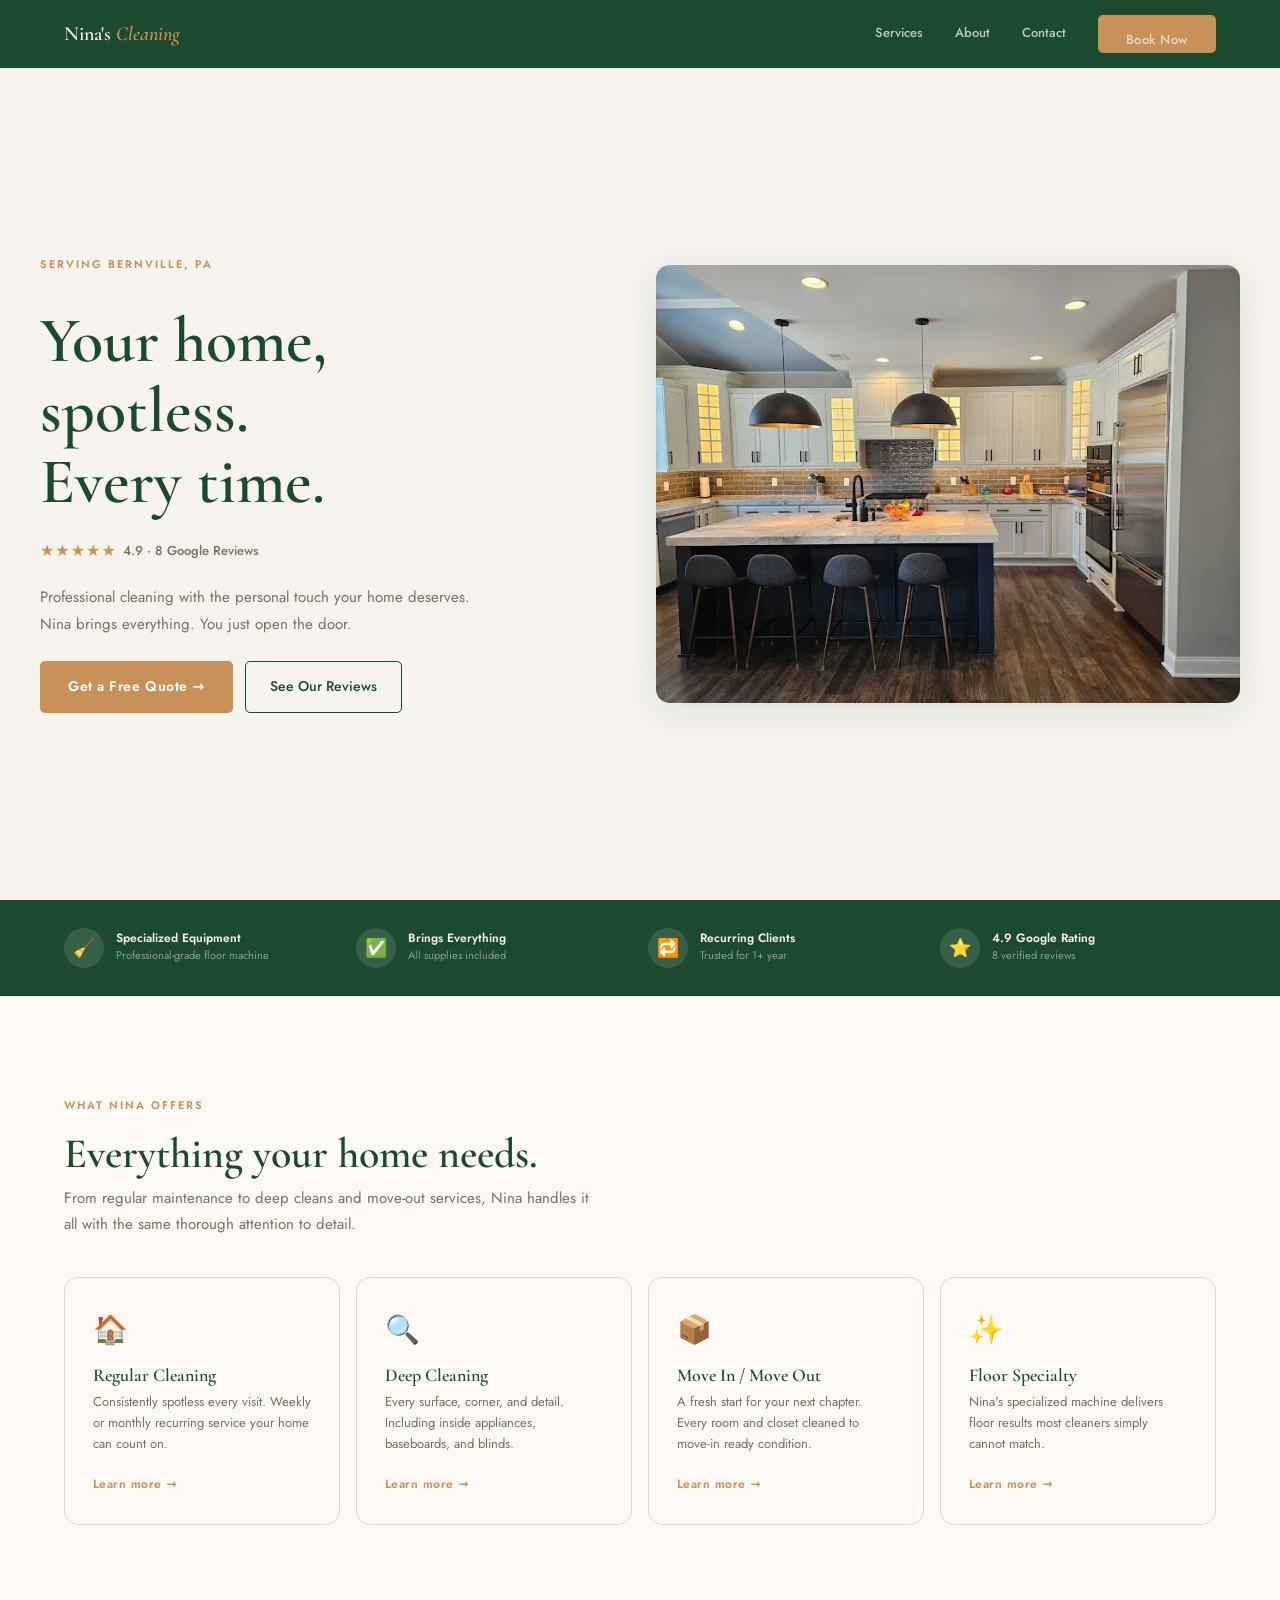
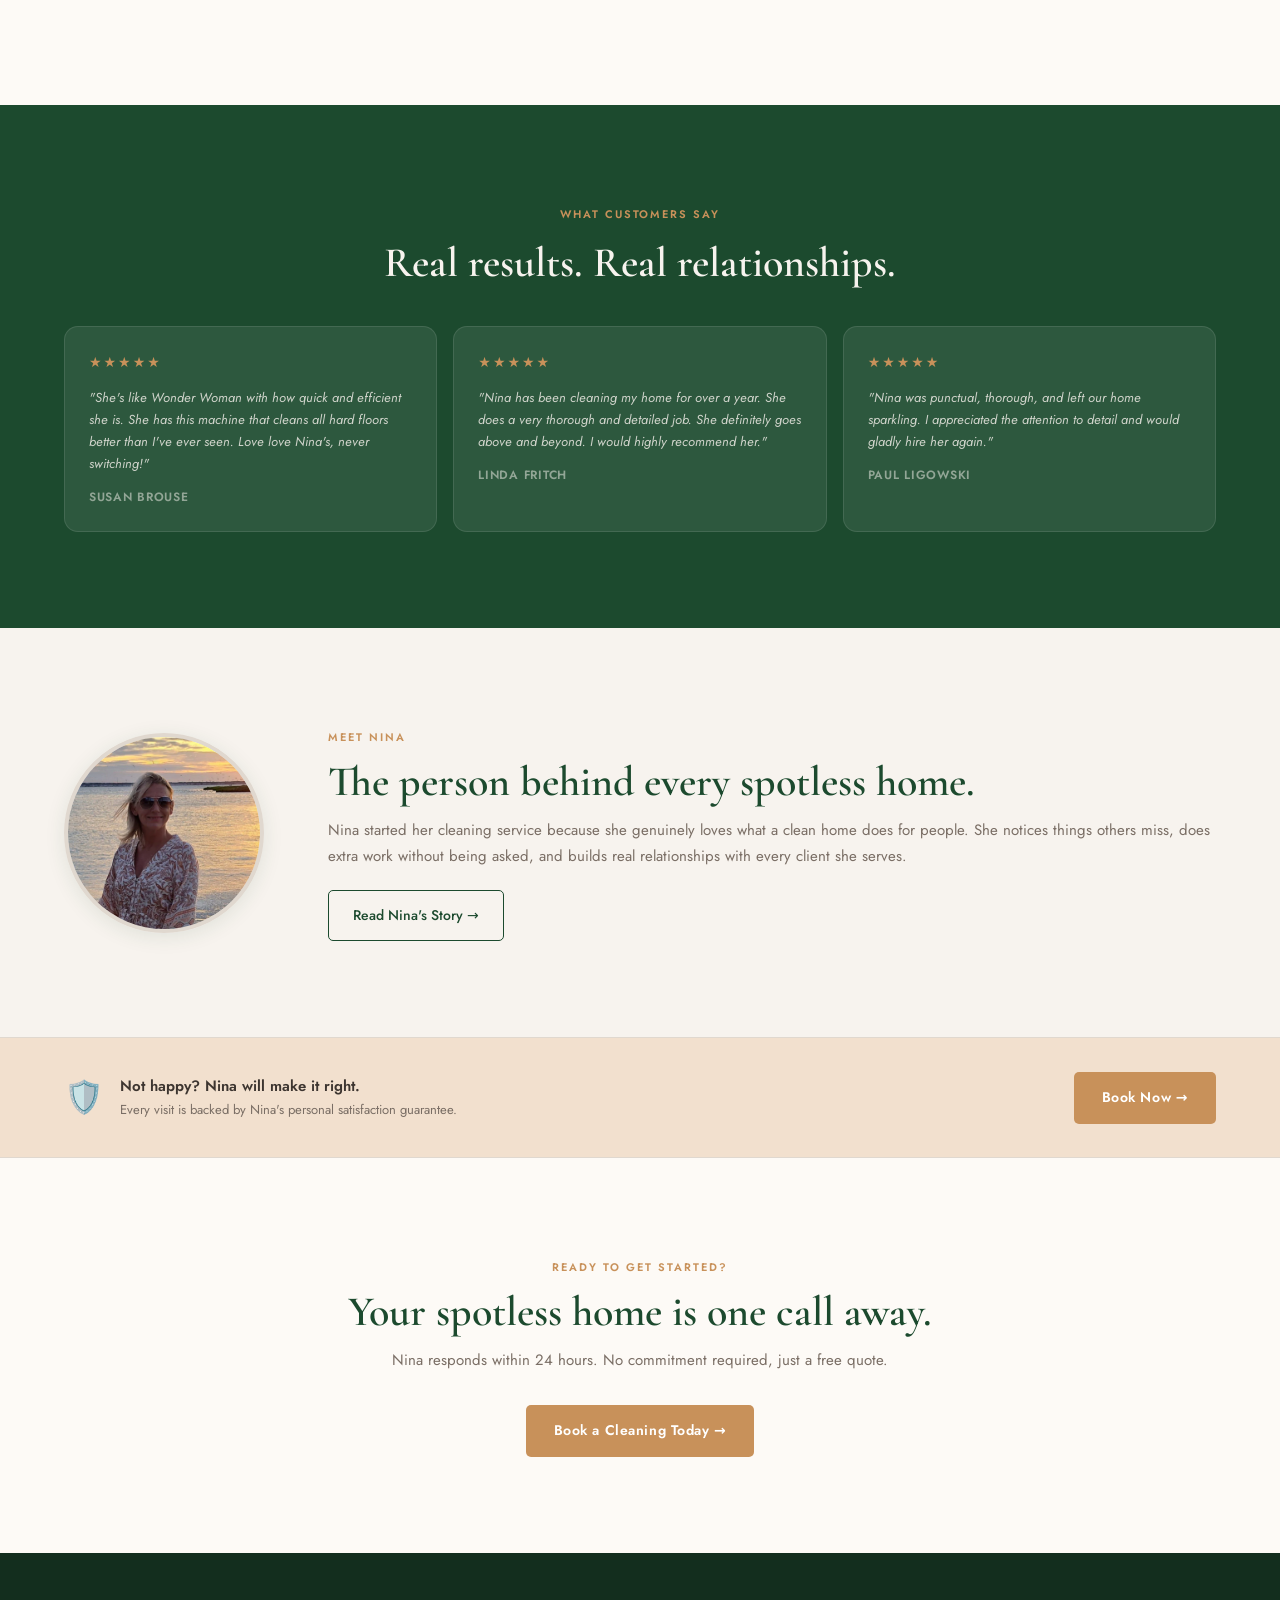
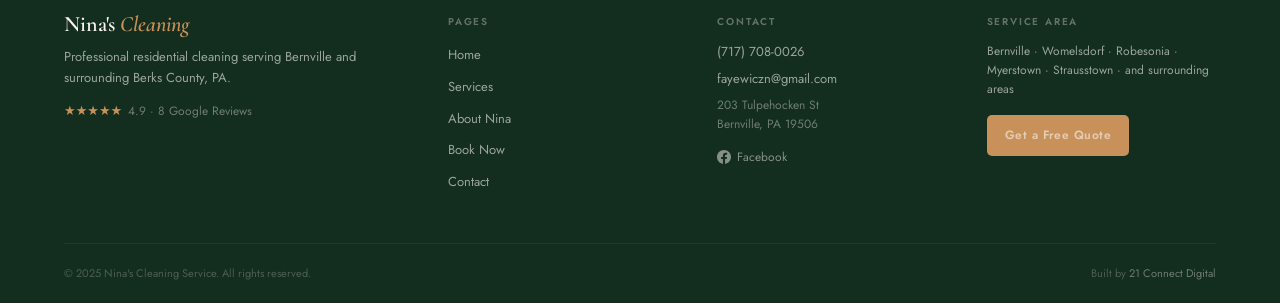
<file: index.html>
<!DOCTYPE html>
<html lang="en">
<head>
  <meta charset="UTF-8">
  <meta name="viewport" content="width=device-width, initial-scale=1.0">
  <title>Nina's Cleaning Service | Residential Cleaning in Bernville, PA</title>
  <meta name="description" content="Professional residential cleaning in Bernville and Berks County, PA. Nina delivers spotless results every visit: floors, kitchens, bathrooms, and more. 4.9 stars. Get a free quote today.">
  <meta property="og:title" content="Nina's Cleaning Service | Bernville, PA">
  <meta property="og:description" content="Professional residential cleaning with a personal touch. Spotless results every visit. Serving Bernville and Berks County, PA.">
  <meta property="og:type" content="website">
  <link rel="canonical" href="https://kendallclarkdesign.github.io/ninas-cleaning-service/">
  <link rel="preconnect" href="https://fonts.googleapis.com">
  <link rel="preconnect" href="https://fonts.gstatic.com" crossorigin>
  <link href="https://fonts.googleapis.com/css2?family=Cormorant+Garamond:ital,wght@0,400;0,500;0,600;0,700;1,400;1,500&family=Jost:wght@300;400;500;600&display=swap" rel="stylesheet">
  <link rel="stylesheet" href="css/styles.css">
  <script type="application/ld+json">
  {
    "@context": "https://schema.org",
    "@type": "LocalBusiness",
    "name": "Nina's Cleaning Service",
    "description": "Professional residential cleaning service serving Bernville and surrounding Berks County, PA.",
    "address": {
      "@type": "PostalAddress",
      "streetAddress": "203 Tulpehocken St",
      "addressLocality": "Bernville",
      "addressRegion": "PA",
      "postalCode": "19506",
      "addressCountry": "US"
    },
    "telephone": "+17177080026",
    "email": "fayewiczn@gmail.com",
    "url": "https://kendallclarkdesign.github.io/ninas-cleaning-service/",
    "sameAs": ["https://www.facebook.com/p/Ninas-Cleaning-Service-61555247232431/"],
    "image": "images/hero-kitchen-island.webp",
    "priceRange": "$$",
    "aggregateRating": {
      "@type": "AggregateRating",
      "ratingValue": "4.9",
      "reviewCount": "8",
      "bestRating": "5"
    },
    "areaServed": ["Bernville, PA", "Womelsdorf, PA", "Robesonia, PA", "Berks County, PA"]
  }
  </script>
</head>
<body>

  <div id="nav-placeholder"></div>

  <main class="page-content page-content-bottom">

    <!-- ── HERO ── -->
    <section class="hero container">
      <div class="hero-copy">
        <span class="eyebrow">Serving Bernville, PA</span>
        <h1>Your home,<br>spotless.<br>Every time.</h1>
        <div class="hero-stars">
          <span class="stars">★★★★★</span>
          <span class="rating">4.9 · 8 Google Reviews</span>
        </div>
        <p style="color:var(--text-muted);max-width:440px">Professional cleaning with the personal touch your home deserves. Nina brings everything. You just open the door.</p>
        <div class="hero-actions">
          <a href="book.html" class="btn-primary">Get a Free Quote →</a>
          <a href="#reviews" class="btn-secondary">See Our Reviews</a>
        </div>
      </div>
      <div class="hero-image fade-up">
        <img
          src="images/hero-kitchen-island.webp"
          alt="Spotless luxury kitchen with gleaming hardwood floors cleaned by Nina's Cleaning Service in Bernville PA"
          width="680" height="510"
          loading="eager"
        >
      </div>
    </section>

    <!-- ── TRUST BAR ── -->
    <div class="trust-bar">
      <div class="container">
        <div class="trust-bar-grid">
          <div class="trust-item fade-up">
            <div class="trust-icon">🧹</div>
            <div>
              <div class="trust-text-title">Specialized Equipment</div>
              <div class="trust-text-sub">Professional-grade floor machine</div>
            </div>
          </div>
          <div class="trust-item fade-up">
            <div class="trust-icon">✅</div>
            <div>
              <div class="trust-text-title">Brings Everything</div>
              <div class="trust-text-sub">All supplies included</div>
            </div>
          </div>
          <div class="trust-item fade-up">
            <div class="trust-icon">🔁</div>
            <div>
              <div class="trust-text-title">Recurring Clients</div>
              <div class="trust-text-sub">Trusted for 1+ year</div>
            </div>
          </div>
          <div class="trust-item fade-up">
            <div class="trust-icon">⭐</div>
            <div>
              <div class="trust-text-title">4.9 Google Rating</div>
              <div class="trust-text-sub">8 verified reviews</div>
            </div>
          </div>
        </div>
      </div>
    </div>

    <!-- ── SERVICES OVERVIEW ── -->
    <section class="section-alt">
      <div class="container">
        <div class="section-header fade-up">
          <span class="eyebrow">What Nina Offers</span>
          <h2>Everything your home needs.</h2>
          <p>From regular maintenance to deep cleans and move-out services, Nina handles it all with the same thorough attention to detail.</p>
        </div>
        <div class="services-grid">
          <div class="card service-card fade-up">
            <div class="service-card-icon">🏠</div>
            <h3>Regular Cleaning</h3>
            <p>Consistently spotless every visit. Weekly or monthly recurring service your home can count on.</p>
            <a href="services.html" class="service-card-link">Learn more →</a>
          </div>
          <div class="card service-card fade-up">
            <div class="service-card-icon">🔍</div>
            <h3>Deep Cleaning</h3>
            <p>Every surface, corner, and detail. Including inside appliances, baseboards, and blinds.</p>
            <a href="services.html" class="service-card-link">Learn more →</a>
          </div>
          <div class="card service-card fade-up">
            <div class="service-card-icon">📦</div>
            <h3>Move In / Move Out</h3>
            <p>A fresh start for your next chapter. Every room and closet cleaned to move-in ready condition.</p>
            <a href="services.html" class="service-card-link">Learn more →</a>
          </div>
          <div class="card service-card fade-up">
            <div class="service-card-icon">✨</div>
            <h3>Floor Specialty</h3>
            <p>Nina's specialized machine delivers floor results most cleaners simply cannot match.</p>
            <a href="services.html" class="service-card-link">Learn more →</a>
          </div>
        </div>
        <div class="text-center mt-4 fade-up">
          <a href="services.html" class="btn-secondary">See All Services</a>
        </div>
      </div>
    </section>

    <!-- ── REVIEWS ── -->
    <section class="reviews-section" id="reviews">
      <div class="container">
        <div class="section-header center fade-up">
          <span class="eyebrow reviews-eyebrow">What Customers Say</span>
          <h2>Real results. Real relationships.</h2>
        </div>
        <div class="reviews-grid">
          <div class="review-card fade-up">
            <div class="review-stars">★★★★★</div>
            <p class="review-text">"She's like Wonder Woman with how quick and efficient she is. She has this machine that cleans all hard floors better than I've ever seen. Love love Nina's, never switching!"</p>
            <div class="review-author">Susan Brouse</div>
          </div>
          <div class="review-card fade-up">
            <div class="review-stars">★★★★★</div>
            <p class="review-text">"Nina has been cleaning my home for over a year. She does a very thorough and detailed job. She definitely goes above and beyond. I would highly recommend her."</p>
            <div class="review-author">Linda Fritch</div>
          </div>
          <div class="review-card fade-up">
            <div class="review-stars">★★★★★</div>
            <p class="review-text">"Nina was punctual, thorough, and left our home sparkling. I appreciated the attention to detail and would gladly hire her again."</p>
            <div class="review-author">Paul Ligowski</div>
          </div>
        </div>
      </div>
    </section>

    <!-- ── ABOUT TEASER ── -->
    <section>
      <div class="container">
        <div class="about-teaser-grid fade-up">
          <img
            src="images/nina-sunset.webp"
            alt="Nina, owner of Nina's Cleaning Service, smiling at sunset"
            class="about-photo"
            width="200" height="200"
            loading="lazy"
          >
          <div class="about-teaser-copy">
            <span class="eyebrow">Meet Nina</span>
            <h2>The person behind every spotless home.</h2>
            <p>Nina started her cleaning service because she genuinely loves what a clean home does for people. She notices things others miss, does extra work without being asked, and builds real relationships with every client she serves.</p>
            <a href="about.html" class="btn-secondary">Read Nina's Story →</a>
          </div>
        </div>
      </div>
    </section>

    <!-- ── GUARANTEE ── -->
    <div class="guarantee-strip">
      <div class="container">
        <div class="guarantee-inner fade-up">
          <span class="guarantee-icon">🛡️</span>
          <div>
            <div class="guarantee-title">Not happy? Nina will make it right.</div>
            <div class="guarantee-sub">Every visit is backed by Nina's personal satisfaction guarantee.</div>
          </div>
          <a href="book.html" class="btn-primary" style="margin-left:auto">Book Now →</a>
        </div>
      </div>
    </div>

    <!-- ── SECOND CTA ── -->
    <section class="cta-section">
      <div class="container">
        <div class="fade-up">
          <span class="eyebrow">Ready to get started?</span>
          <h2>Your spotless home is one call away.</h2>
          <p>Nina responds within 24 hours. No commitment required, just a free quote.</p>
          <a href="book.html" class="btn-primary">Book a Cleaning Today →</a>
        </div>
      </div>
    </section>

  </main>

  <div id="footer-placeholder"></div>
  <div id="sticky-cta-placeholder"></div>

  <script src="js/components.js"></script>
  <script src="js/main.js"></script>
</body>
</html>
</file>
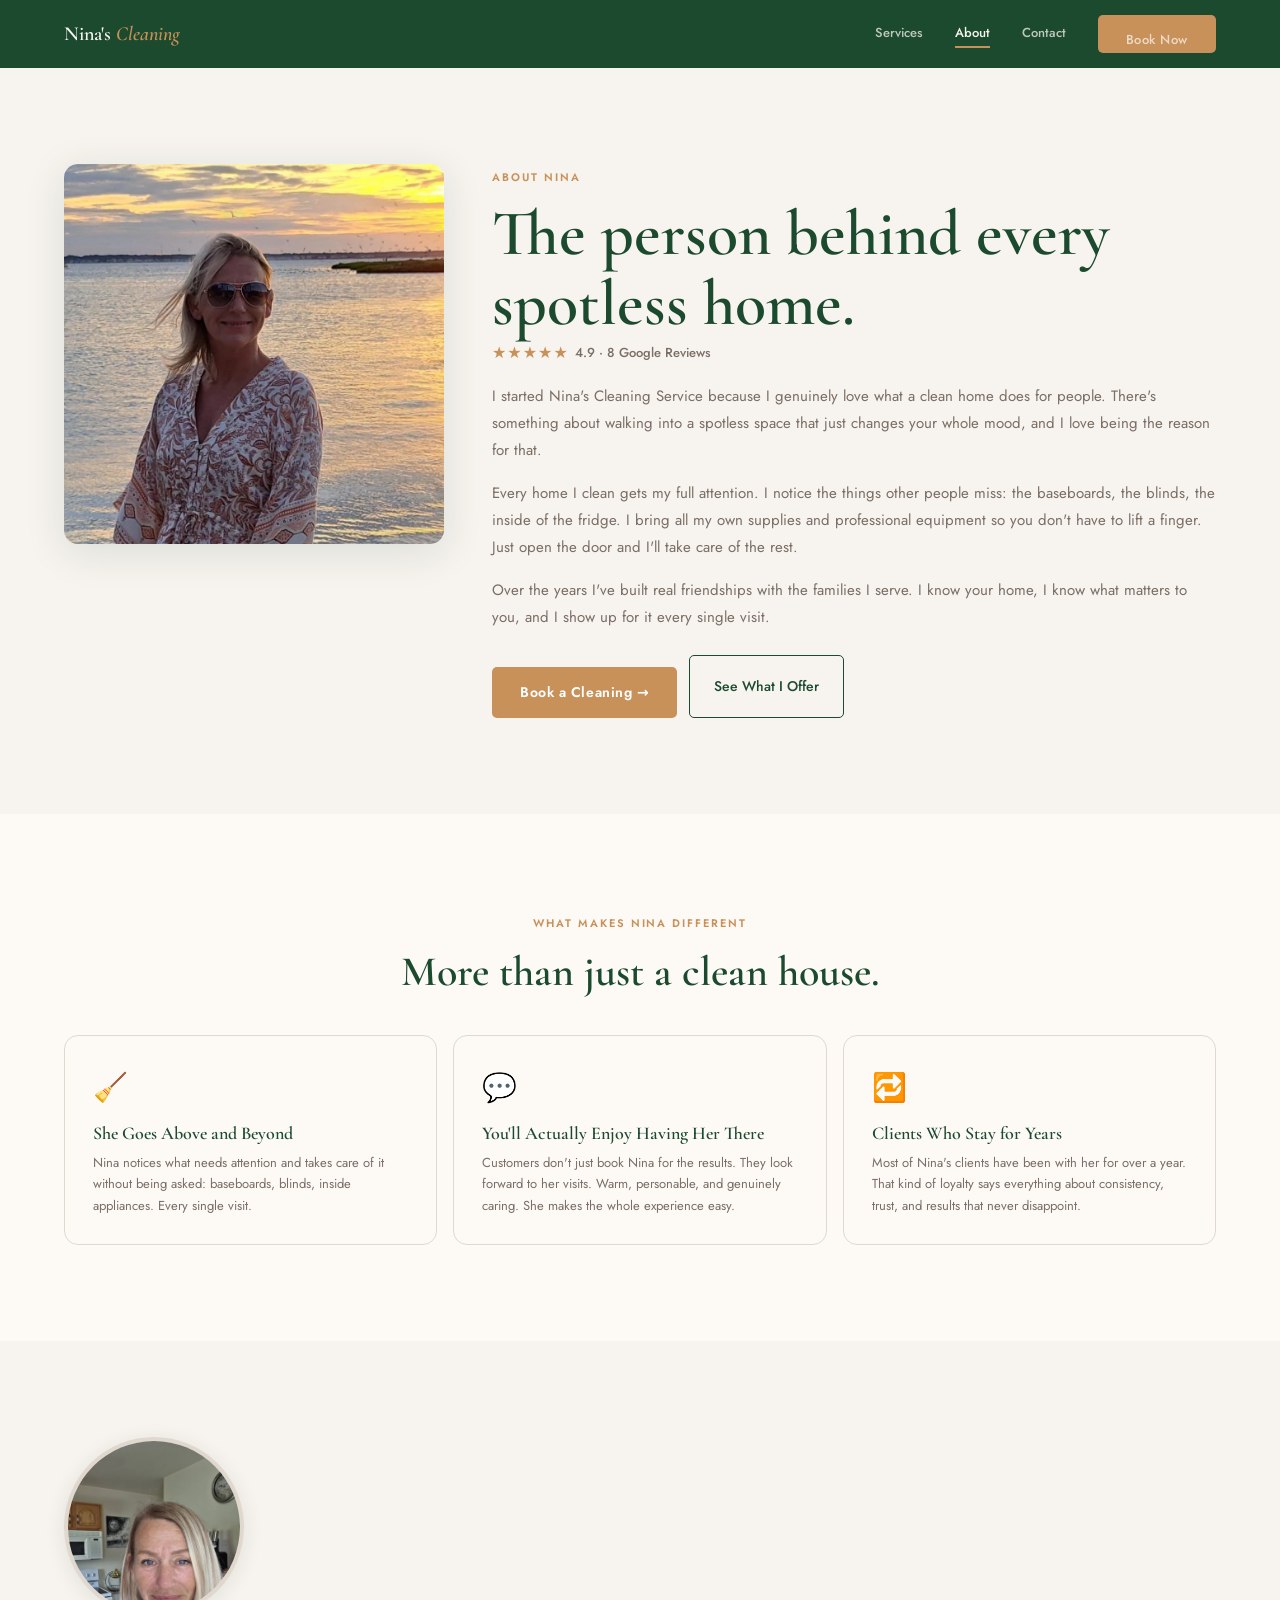
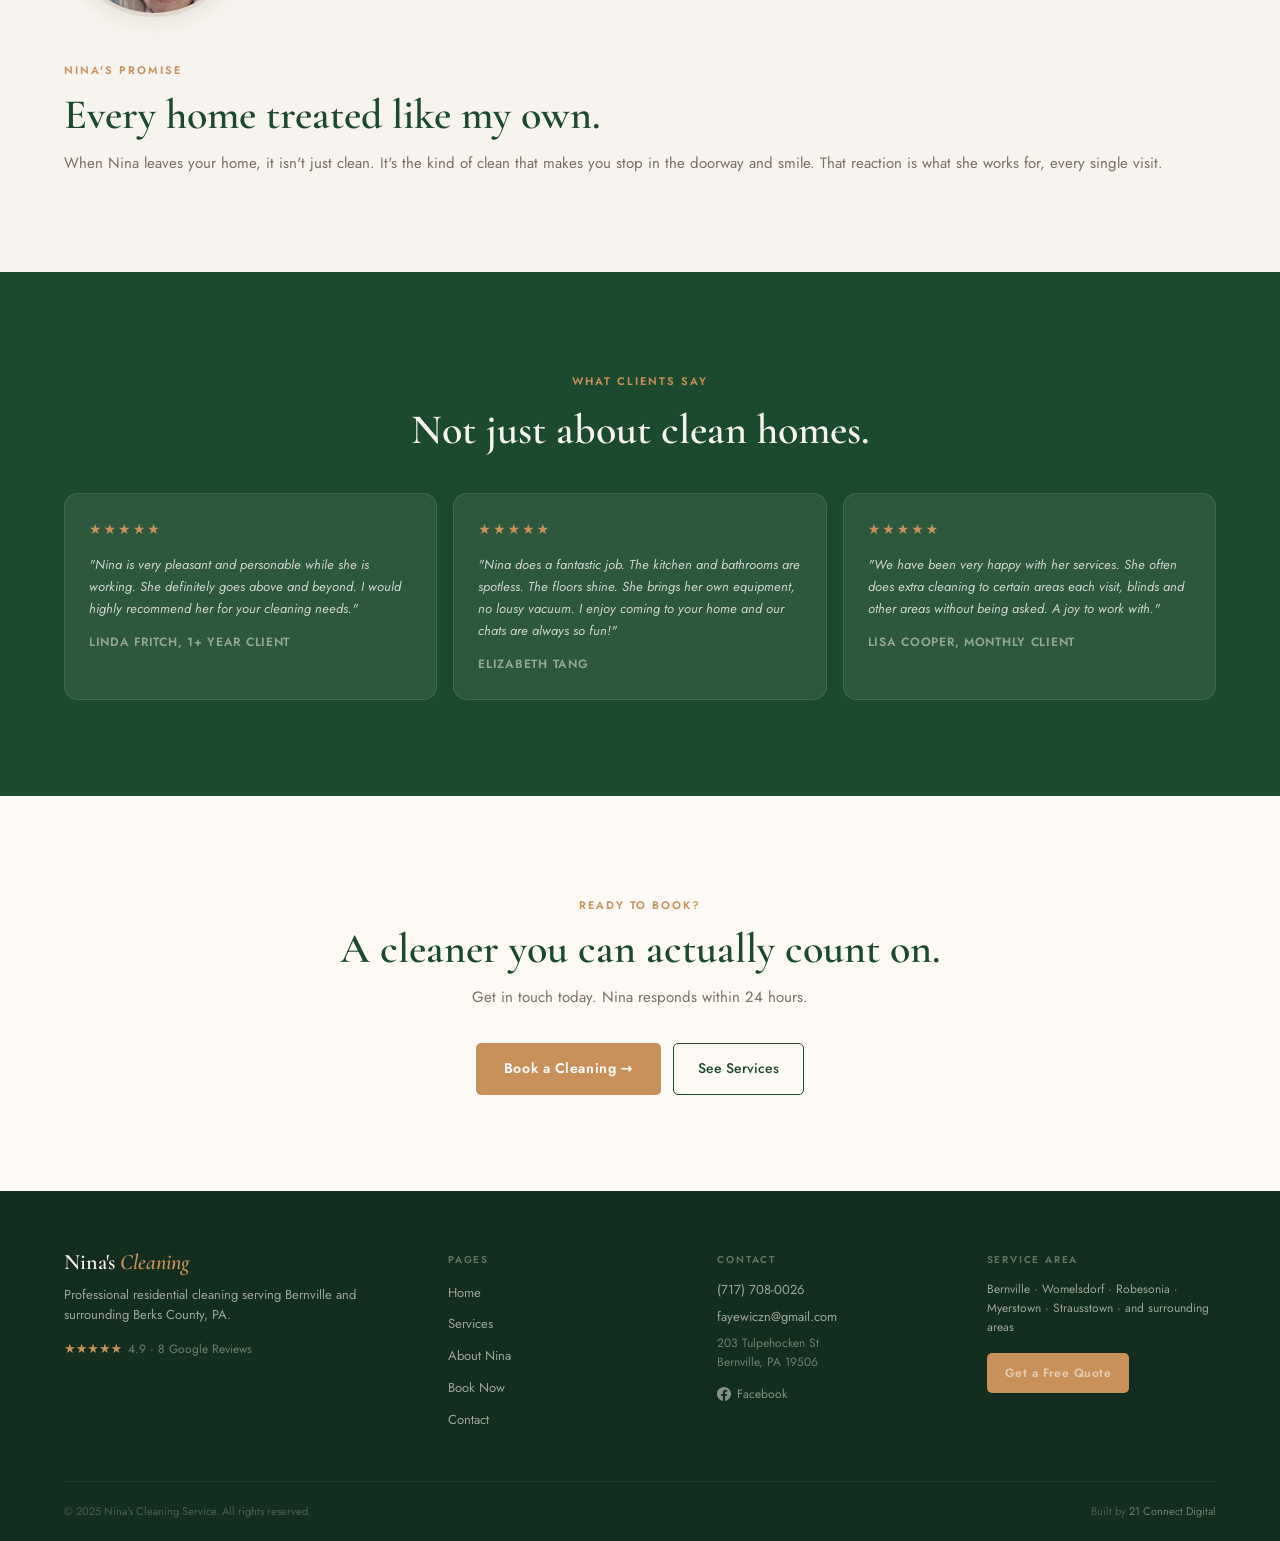
<file: about.html>
<!DOCTYPE html>
<html lang="en">
<head>
  <meta charset="UTF-8">
  <meta name="viewport" content="width=device-width, initial-scale=1.0">
  <title>About Nina | Trusted Local Cleaner in Bernville, PA | Nina's Cleaning Service</title>
  <meta name="description" content="Meet Nina, professional residential cleaner serving Bernville and Berks County, PA. Warm, thorough, and trusted by recurring clients for over a year.">
  <link rel="canonical" href="https://kendallclarkdesign.github.io/ninas-cleaning-service/about.html">
  <link rel="preconnect" href="https://fonts.googleapis.com">
  <link rel="preconnect" href="https://fonts.gstatic.com" crossorigin>
  <link href="https://fonts.googleapis.com/css2?family=Cormorant+Garamond:ital,wght@0,400;0,500;0,600;0,700;1,400;1,500&family=Jost:wght@300;400;500;600&display=swap" rel="stylesheet">
  <link rel="stylesheet" href="css/styles.css">
</head>
<body>

  <div id="nav-placeholder"></div>

  <main class="page-content page-content-bottom">

    <!-- ── ABOUT HERO ── -->
    <section>
      <div class="container">
        <div class="about-hero-grid">
          <div class="fade-up">
            <img
              src="images/nina-sunset.webp"
              alt="Nina, owner of Nina's Cleaning Service, smiling at sunset near the water"
              class="about-hero-photo"
              width="380" height="380"
              loading="eager"
            >
          </div>
          <div class="about-copy fade-up">
            <span class="eyebrow">About Nina</span>
            <h1>The person behind every spotless home.</h1>
            <div class="hero-stars" style="margin-bottom:1rem">
              <span class="stars">★★★★★</span>
              <span class="rating" style="color:var(--text-muted)">4.9 · 8 Google Reviews</span>
            </div>
            <p>I started Nina's Cleaning Service because I genuinely love what a clean home does for people. There's something about walking into a spotless space that just changes your whole mood, and I love being the reason for that.</p>
            <p>Every home I clean gets my full attention. I notice the things other people miss: the baseboards, the blinds, the inside of the fridge. I bring all my own supplies and professional equipment so you don't have to lift a finger. Just open the door and I'll take care of the rest.</p>
            <p>Over the years I've built real friendships with the families I serve. I know your home, I know what matters to you, and I show up for it every single visit.</p>
            <div class="gap-actions mt-3">
              <a href="book.html" class="btn-primary">Book a Cleaning →</a>
              <a href="services.html" class="btn-secondary">See What I Offer</a>
            </div>
          </div>
        </div>
      </div>
    </section>

    <!-- ── DIFFERENTIATORS ── -->
    <section class="section-alt">
      <div class="container">
        <div class="section-header center fade-up">
          <span class="eyebrow">What Makes Nina Different</span>
          <h2>More than just a clean house.</h2>
        </div>
        <div class="diff-grid">
          <div class="diff-card fade-up">
            <div class="diff-icon">🧹</div>
            <h3>She Goes Above and Beyond</h3>
            <p>Nina notices what needs attention and takes care of it without being asked: baseboards, blinds, inside appliances. Every single visit.</p>
          </div>
          <div class="diff-card fade-up">
            <div class="diff-icon">💬</div>
            <h3>You'll Actually Enjoy Having Her There</h3>
            <p>Customers don't just book Nina for the results. They look forward to her visits. Warm, personable, and genuinely caring. She makes the whole experience easy.</p>
          </div>
          <div class="diff-card fade-up">
            <div class="diff-icon">🔁</div>
            <h3>Clients Who Stay for Years</h3>
            <p>Most of Nina's clients have been with her for over a year. That kind of loyalty says everything about consistency, trust, and results that never disappoint.</p>
          </div>
        </div>
      </div>
    </section>

    <!-- ── SECONDARY PHOTO ── -->
    <section>
      <div class="container">
        <div style="display:grid;grid-template-columns:1fr;gap:2.5rem;align-items:center" class="about-teaser-grid fade-up">
          <img
            src="images/nina-selfie.webp"
            alt="Nina smiling in her kitchen, the owner of Nina's Cleaning Service"
            class="about-photo"
            style="width:180px;height:180px"
            width="180" height="180"
            loading="lazy"
          >
          <div>
            <span class="eyebrow">Nina's Promise</span>
            <h2 style="margin-bottom:.75rem">Every home treated like my own.</h2>
            <p style="color:var(--text-muted)">When Nina leaves your home, it isn't just clean. It's the kind of clean that makes you stop in the doorway and smile. That reaction is what she works for, every single visit.</p>
          </div>
        </div>
      </div>
    </section>

    <!-- ── REVIEWS ABOUT NINA THE PERSON ── -->
    <section class="reviews-section">
      <div class="container">
        <div class="section-header center fade-up">
          <span class="eyebrow reviews-eyebrow">What Clients Say</span>
          <h2>Not just about clean homes.</h2>
        </div>
        <div class="reviews-grid">
          <div class="review-card fade-up">
            <div class="review-stars">★★★★★</div>
            <p class="review-text">"Nina is very pleasant and personable while she is working. She definitely goes above and beyond. I would highly recommend her for your cleaning needs."</p>
            <div class="review-author">Linda Fritch, 1+ year client</div>
          </div>
          <div class="review-card fade-up">
            <div class="review-stars">★★★★★</div>
            <p class="review-text">"Nina does a fantastic job. The kitchen and bathrooms are spotless. The floors shine. She brings her own equipment, no lousy vacuum. I enjoy coming to your home and our chats are always so fun!"</p>
            <div class="review-author">Elizabeth Tang</div>
          </div>
          <div class="review-card fade-up">
            <div class="review-stars">★★★★★</div>
            <p class="review-text">"We have been very happy with her services. She often does extra cleaning to certain areas each visit, blinds and other areas without being asked. A joy to work with."</p>
            <div class="review-author">Lisa Cooper, monthly client</div>
          </div>
        </div>
      </div>
    </section>

    <!-- ── CTA ── -->
    <section class="cta-section">
      <div class="container fade-up">
        <span class="eyebrow">Ready to book?</span>
        <h2>A cleaner you can actually count on.</h2>
        <p>Get in touch today. Nina responds within 24 hours.</p>
        <div class="gap-actions" style="justify-content:center">
          <a href="book.html" class="btn-primary">Book a Cleaning →</a>
          <a href="services.html" class="btn-secondary">See Services</a>
        </div>
      </div>
    </section>

  </main>

  <div id="footer-placeholder"></div>
  <div id="sticky-cta-placeholder"></div>

  <script src="js/components.js"></script>
  <script src="js/main.js"></script>
</body>
</html>
</file>
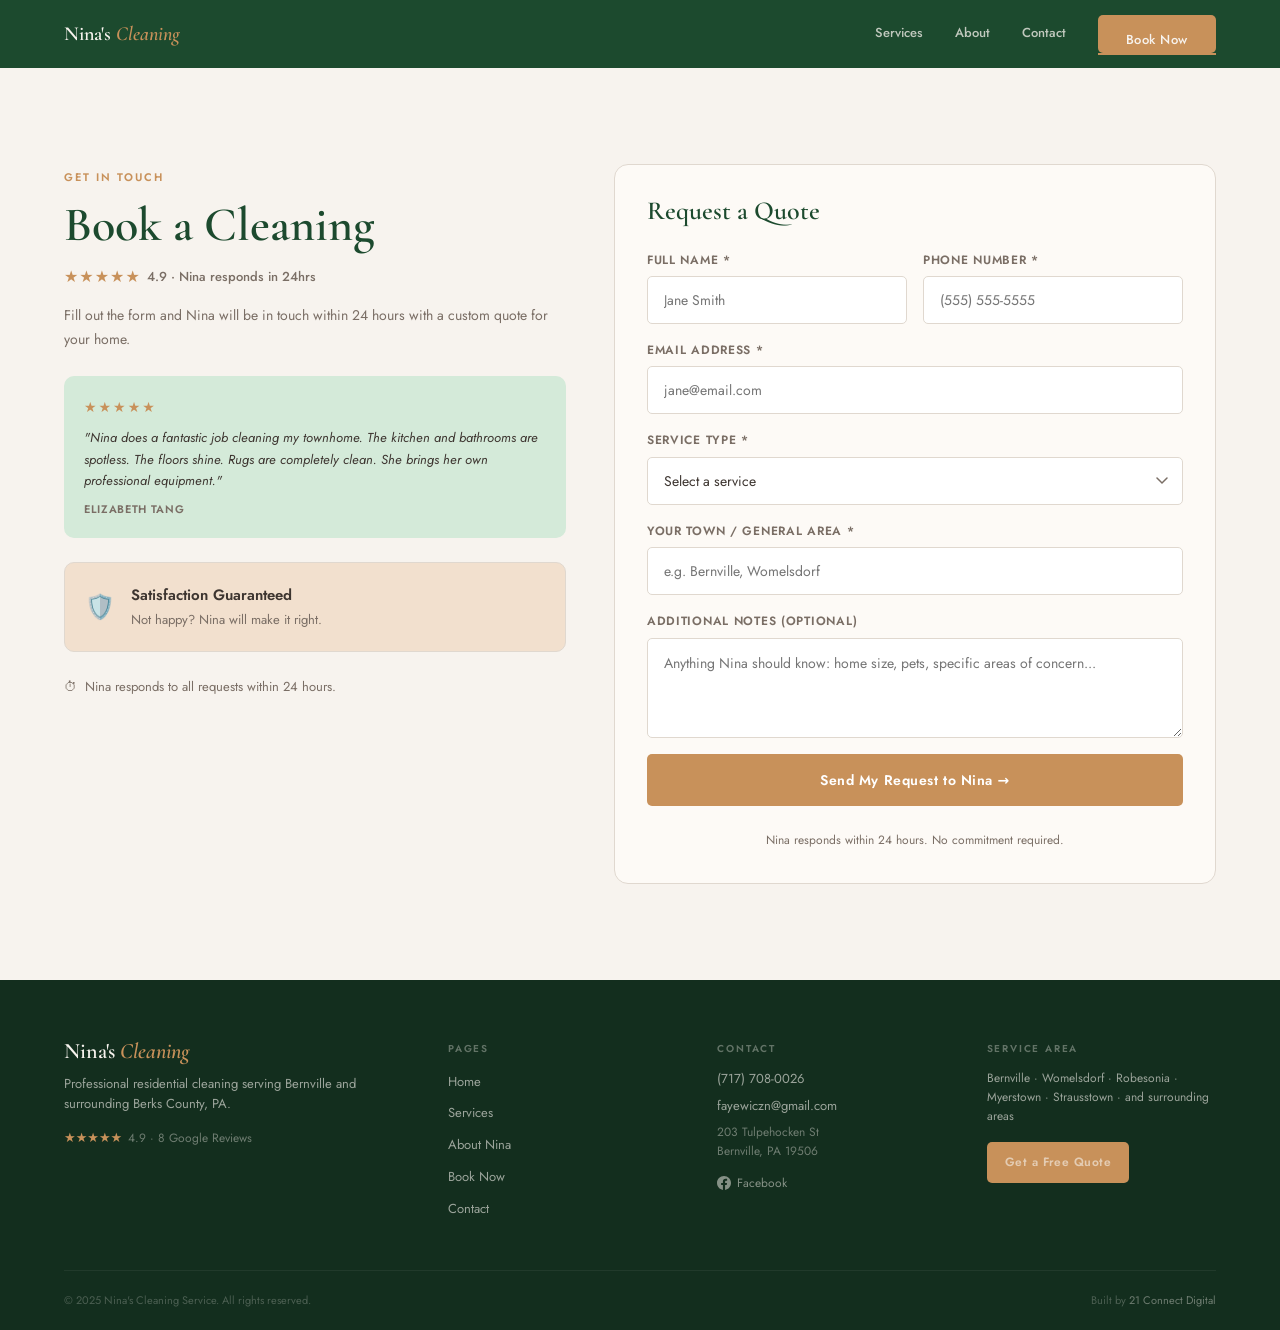
<file: book.html>
<!DOCTYPE html>
<html lang="en">
<head>
  <meta charset="UTF-8">
  <meta name="viewport" content="width=device-width, initial-scale=1.0">
  <title>Book a Cleaning | Nina's Cleaning Service | Free Quote</title>
  <meta name="description" content="Book a cleaning with Nina's Cleaning Service in Bernville, PA. Free quote. Nina responds within 24 hours. Regular, deep, move-out, and floor cleaning available.">
  <link rel="canonical" href="https://kendallclarkdesign.github.io/ninas-cleaning-service/book.html">
  <link rel="preconnect" href="https://fonts.googleapis.com">
  <link rel="preconnect" href="https://fonts.gstatic.com" crossorigin>
  <link href="https://fonts.googleapis.com/css2?family=Cormorant+Garamond:ital,wght@0,400;0,500;0,600;0,700;1,400;1,500&family=Jost:wght@300;400;500;600&display=swap" rel="stylesheet">
  <link rel="stylesheet" href="css/styles.css">
</head>
<body>

  <div id="nav-placeholder"></div>

  <main class="page-content page-content-bottom">

    <section>
      <div class="container">

        <div class="book-grid">

          <!-- Trust Column -->
          <div class="book-trust fade-up">
            <div>
              <span class="eyebrow">Get In Touch</span>
              <h1 style="font-size:clamp(32px,5vw,48px)">Book a Cleaning</h1>
              <div class="hero-stars" style="margin-top:.75rem">
                <span class="stars">★★★★★</span>
                <span class="rating" style="color:var(--text-muted)">4.9 · Nina responds in 24hrs</span>
              </div>
              <p style="color:var(--text-muted);margin-top:.75rem;font-size:14px">Fill out the form and Nina will be in touch within 24 hours with a custom quote for your home.</p>
            </div>

            <div class="book-trust-review">
              <div class="review-stars">★★★★★</div>
              <p class="review-text">"Nina does a fantastic job cleaning my townhome. The kitchen and bathrooms are spotless. The floors shine. Rugs are completely clean. She brings her own professional equipment."</p>
              <div class="review-author">Elizabeth Tang</div>
            </div>

            <div class="guarantee-inner" style="background:var(--accent-light);padding:20px;border-radius:var(--radius-md);border:1px solid var(--border)">
              <span class="guarantee-icon" style="font-size:24px">🛡️</span>
              <div>
                <div class="guarantee-title">Satisfaction Guaranteed</div>
                <div class="guarantee-sub">Not happy? Nina will make it right.</div>
              </div>
            </div>

            <div style="font-size:13px;color:var(--text-muted);display:flex;align-items:center;gap:8px">
              <span>⏱</span>
              <span>Nina responds to all requests within 24 hours.</span>
            </div>
          </div>

          <!-- Form -->
          <div class="book-form fade-up">
            <h2>Request a Quote</h2>
            <form id="booking-form" class="form-stack" action="https://formspree.io/f/xvznarag" method="POST" novalidate>

              <!-- Formspree config -->
              <input type="hidden" name="_subject" value="New Booking Request from Nina's Cleaning Service Website">
              <input type="hidden" name="_next" value="thank-you.html">
              <input type="text" name="_gotcha" style="display:none" tabindex="-1" autocomplete="off">

              <div class="form-row">
                <div class="form-group">
                  <label for="name">Full Name *</label>
                  <input type="text" id="name" name="name" class="form-field" placeholder="Jane Smith" required>
                </div>
                <div class="form-group">
                  <label for="phone">Phone Number *</label>
                  <input type="tel" id="phone" name="phone" class="form-field" placeholder="(555) 555-5555" required>
                </div>
              </div>

              <div class="form-group">
                <label for="email">Email Address *</label>
                <input type="email" id="email" name="email" class="form-field" placeholder="jane@email.com" required>
              </div>

              <div class="form-group">
                <label for="service">Service Type *</label>
                <select id="service" name="service" class="form-field" required>
                  <option value="" disabled selected>Select a service</option>
                  <option value="regular">Regular Home Cleaning</option>
                  <option value="deep">Deep Cleaning</option>
                  <option value="movein">Move In Cleaning</option>
                  <option value="moveout">Move Out Cleaning</option>
                  <option value="postconstruction">Post-Construction Cleaning</option>
                  <option value="floors">Floor Cleaning Specialty</option>
                  <option value="unsure">Not Sure Yet</option>
                </select>
              </div>

              <div class="form-group">
                <label for="area">Your Town / General Area *</label>
                <input type="text" id="area" name="area" class="form-field" placeholder="e.g. Bernville, Womelsdorf" required>
              </div>

              <div class="form-group">
                <label for="notes">Additional Notes (optional)</label>
                <textarea id="notes" name="notes" class="form-field" placeholder="Anything Nina should know: home size, pets, specific areas of concern..."></textarea>
              </div>

              <button type="submit" class="btn-primary" style="width:100%;justify-content:center;padding:16px">
                Send My Request to Nina →
              </button>
              <p class="form-response-note">Nina responds within 24 hours. No commitment required.</p>

            </form>
          </div>

        </div>
      </div>
    </section>

  </main>

  <div id="footer-placeholder"></div>

  <script src="js/components.js"></script>
  <script src="js/main.js"></script>
</body>
</html>
</file>
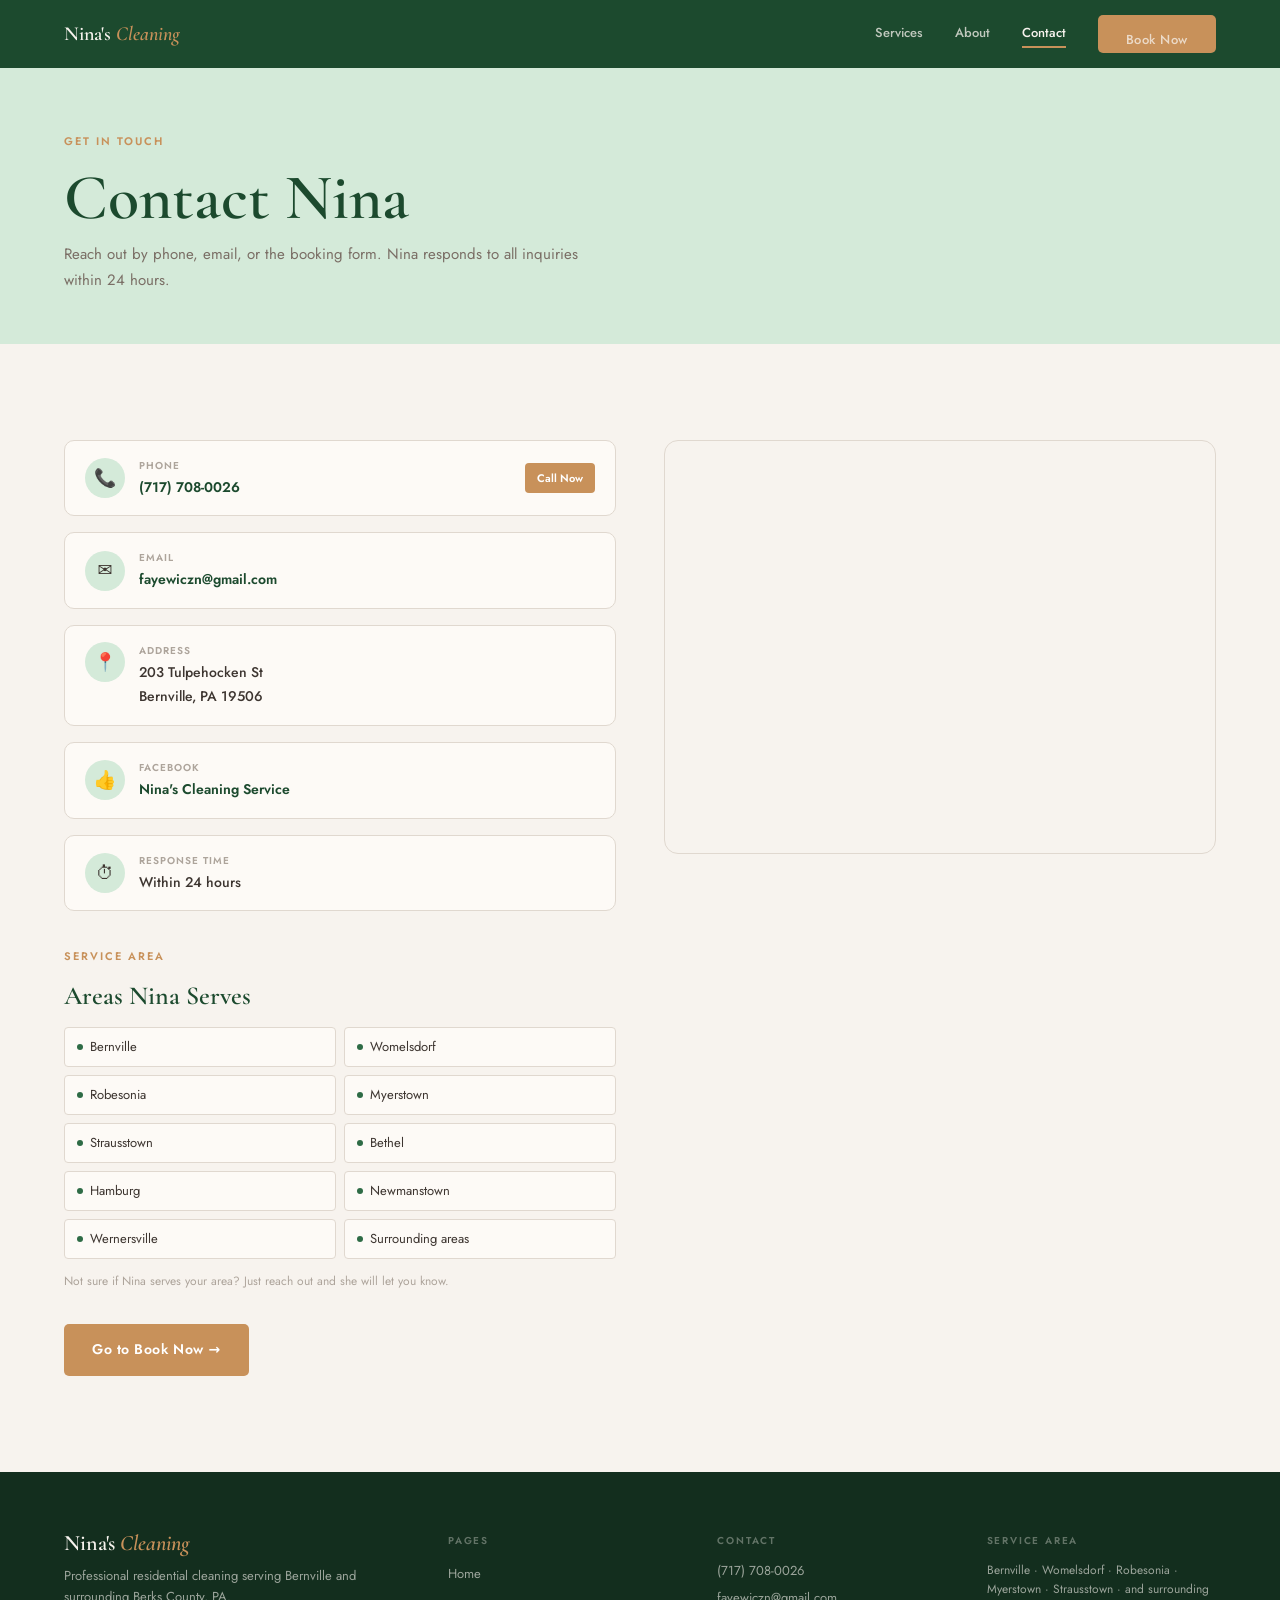
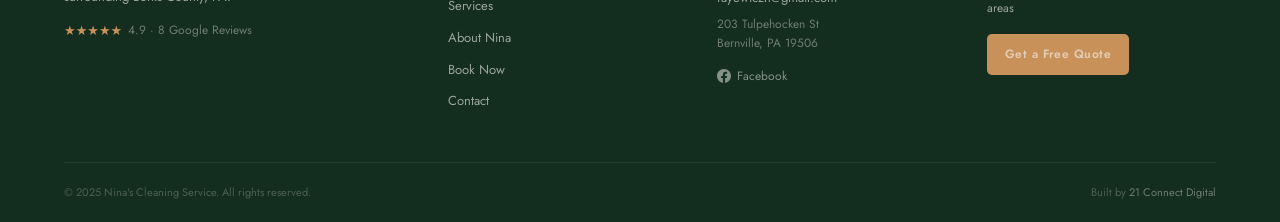
<file: contact.html>
<!DOCTYPE html>
<html lang="en">
<head>
  <meta charset="UTF-8">
  <meta name="viewport" content="width=device-width, initial-scale=1.0">
  <title>Contact Nina | Serving Bernville & Berks County, PA | Nina's Cleaning Service</title>
  <meta name="description" content="Contact Nina's Cleaning Service in Bernville, PA. Call, email, or fill out a request. Serving Bernville, Womelsdorf, Robesonia, Myerstown, and surrounding Berks County.">
  <link rel="canonical" href="https://kendallclarkdesign.github.io/ninas-cleaning-service/contact.html">
  <link rel="preconnect" href="https://fonts.googleapis.com">
  <link rel="preconnect" href="https://fonts.gstatic.com" crossorigin>
  <link href="https://fonts.googleapis.com/css2?family=Cormorant+Garamond:ital,wght@0,400;0,500;0,600;0,700;1,400;1,500&family=Jost:wght@300;400;500;600&display=swap" rel="stylesheet">
  <link rel="stylesheet" href="css/styles.css">
</head>
<body>

  <div id="nav-placeholder"></div>

  <main class="page-content page-content-bottom">

    <!-- ── PAGE HEADER ── -->
    <div class="page-header">
      <div class="container">
        <span class="eyebrow fade-up">Get In Touch</span>
        <h1 class="fade-up">Contact Nina</h1>
        <p class="fade-up">Reach out by phone, email, or the booking form. Nina responds to all inquiries within 24 hours.</p>
      </div>
    </div>

    <!-- ── CONTACT GRID ── -->
    <section>
      <div class="container">
        <div class="contact-grid">

          <!-- Info -->
          <div>
            <div class="contact-info fade-up">

              <div class="contact-card">
                <div class="contact-card-icon">📞</div>
                <div>
                  <div class="contact-card-label">Phone</div>
                  <div class="contact-card-value"><a href="tel:+17177080026">(717) 708-0026</a></div>
                </div>
                <a href="tel:+17177080026" class="tap-call">Call Now</a>
              </div>

              <div class="contact-card">
                <div class="contact-card-icon">✉️</div>
                <div>
                  <div class="contact-card-label">Email</div>
                  <div class="contact-card-value"><a href="mailto:fayewiczn@gmail.com">fayewiczn@gmail.com</a></div>
                </div>
              </div>

              <div class="contact-card" style="align-items:flex-start">
                <div class="contact-card-icon">📍</div>
                <div>
                  <div class="contact-card-label">Address</div>
                  <div class="contact-card-value">203 Tulpehocken St<br>Bernville, PA 19506</div>
                </div>
              </div>

              <div class="contact-card">
                <div class="contact-card-icon">👍</div>
                <div>
                  <div class="contact-card-label">Facebook</div>
                  <div class="contact-card-value"><a href="https://www.facebook.com/p/Ninas-Cleaning-Service-61555247232431/" target="_blank" rel="noopener noreferrer">Nina's Cleaning Service</a></div>
                </div>
              </div>

              <div class="contact-card">
                <div class="contact-card-icon">⏱</div>
                <div>
                  <div class="contact-card-label">Response Time</div>
                  <div class="contact-card-value">Within 24 hours</div>
                </div>
              </div>

            </div>

            <!-- Service Area -->
            <div style="margin-top:2rem" class="fade-up">
              <span class="eyebrow">Service Area</span>
              <h3 style="margin-bottom:.75rem;margin-top:.25rem">Areas Nina Serves</h3>
              <div class="area-grid">
                <div class="area-tag">Bernville</div>
                <div class="area-tag">Womelsdorf</div>
                <div class="area-tag">Robesonia</div>
                <div class="area-tag">Myerstown</div>
                <div class="area-tag">Strausstown</div>
                <div class="area-tag">Bethel</div>
                <div class="area-tag">Hamburg</div>
                <div class="area-tag">Newmanstown</div>
                <div class="area-tag">Wernersville</div>
                <div class="area-tag">Surrounding areas</div>
              </div>
              <p style="font-size:12px;color:var(--text-faint);margin-top:.75rem">Not sure if Nina serves your area? Just reach out and she will let you know.</p>
            </div>

            <div class="mt-4 fade-up">
              <a href="book.html" class="btn-primary">Go to Book Now →</a>
            </div>

          </div>

          <!-- Map -->
          <div class="fade-up">
            <div class="map-placeholder">
              <iframe
                src="https://www.google.com/maps/embed?pb=!1m18!1m12!1m3!1d3044.8!2d-76.1655225!3d40.4544917!2m3!1f0!2f0!3f0!3m2!1i1024!2i768!4f13.1!3m3!1m2!1s0x89c5e1a2d8ca6057%3A0x62636f2573e1c28d!2sNina's%20Cleaning%20Service!5e0!3m2!1sen!2sus!4v1718000000000"
                width="100%"
                height="100%"
                style="border:0"
                allowfullscreen=""
                loading="lazy"
                referrerpolicy="no-referrer-when-downgrade"
                title="Nina's Cleaning Service location in Bernville, PA"
              ></iframe>
            </div>
          </div>

        </div>
      </div>
    </section>

  </main>

  <div id="footer-placeholder"></div>
  <div id="sticky-cta-placeholder"></div>

  <script src="js/components.js"></script>
  <script src="js/main.js"></script>
</body>
</html>
</file>
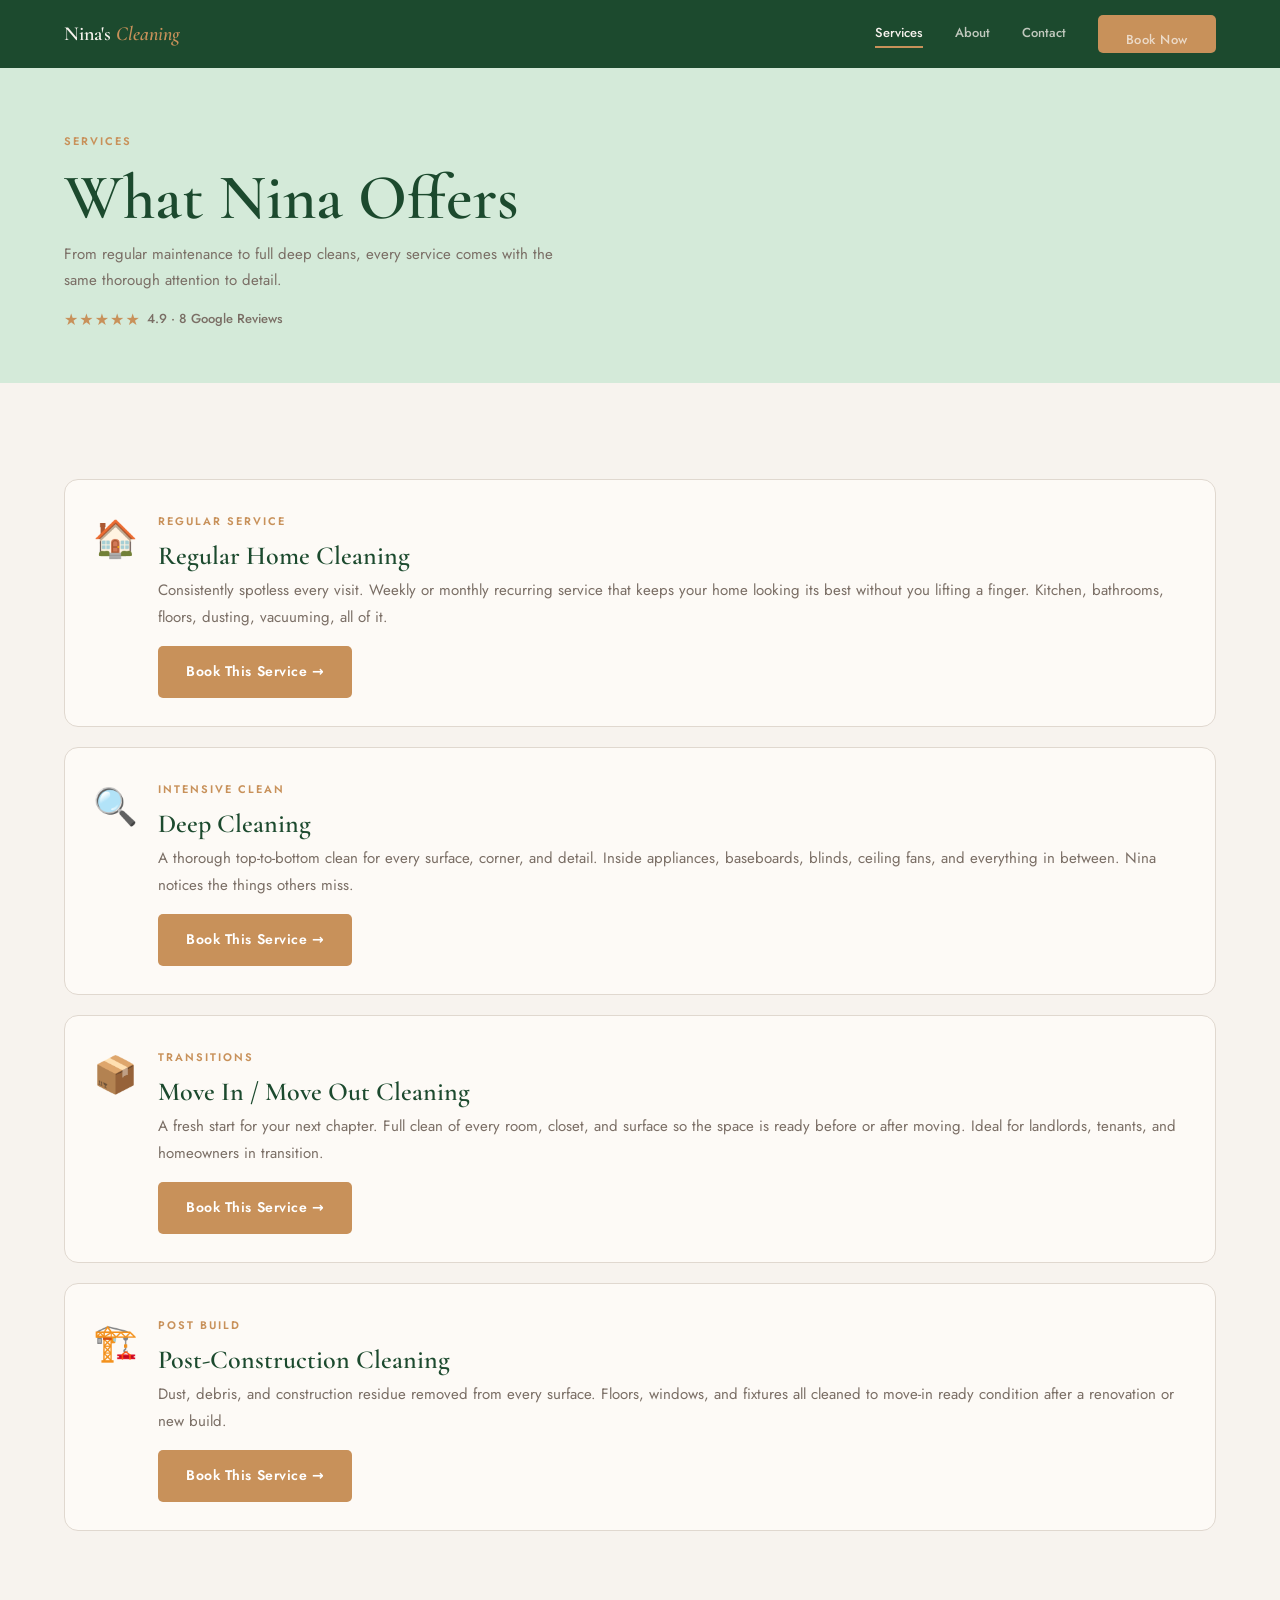
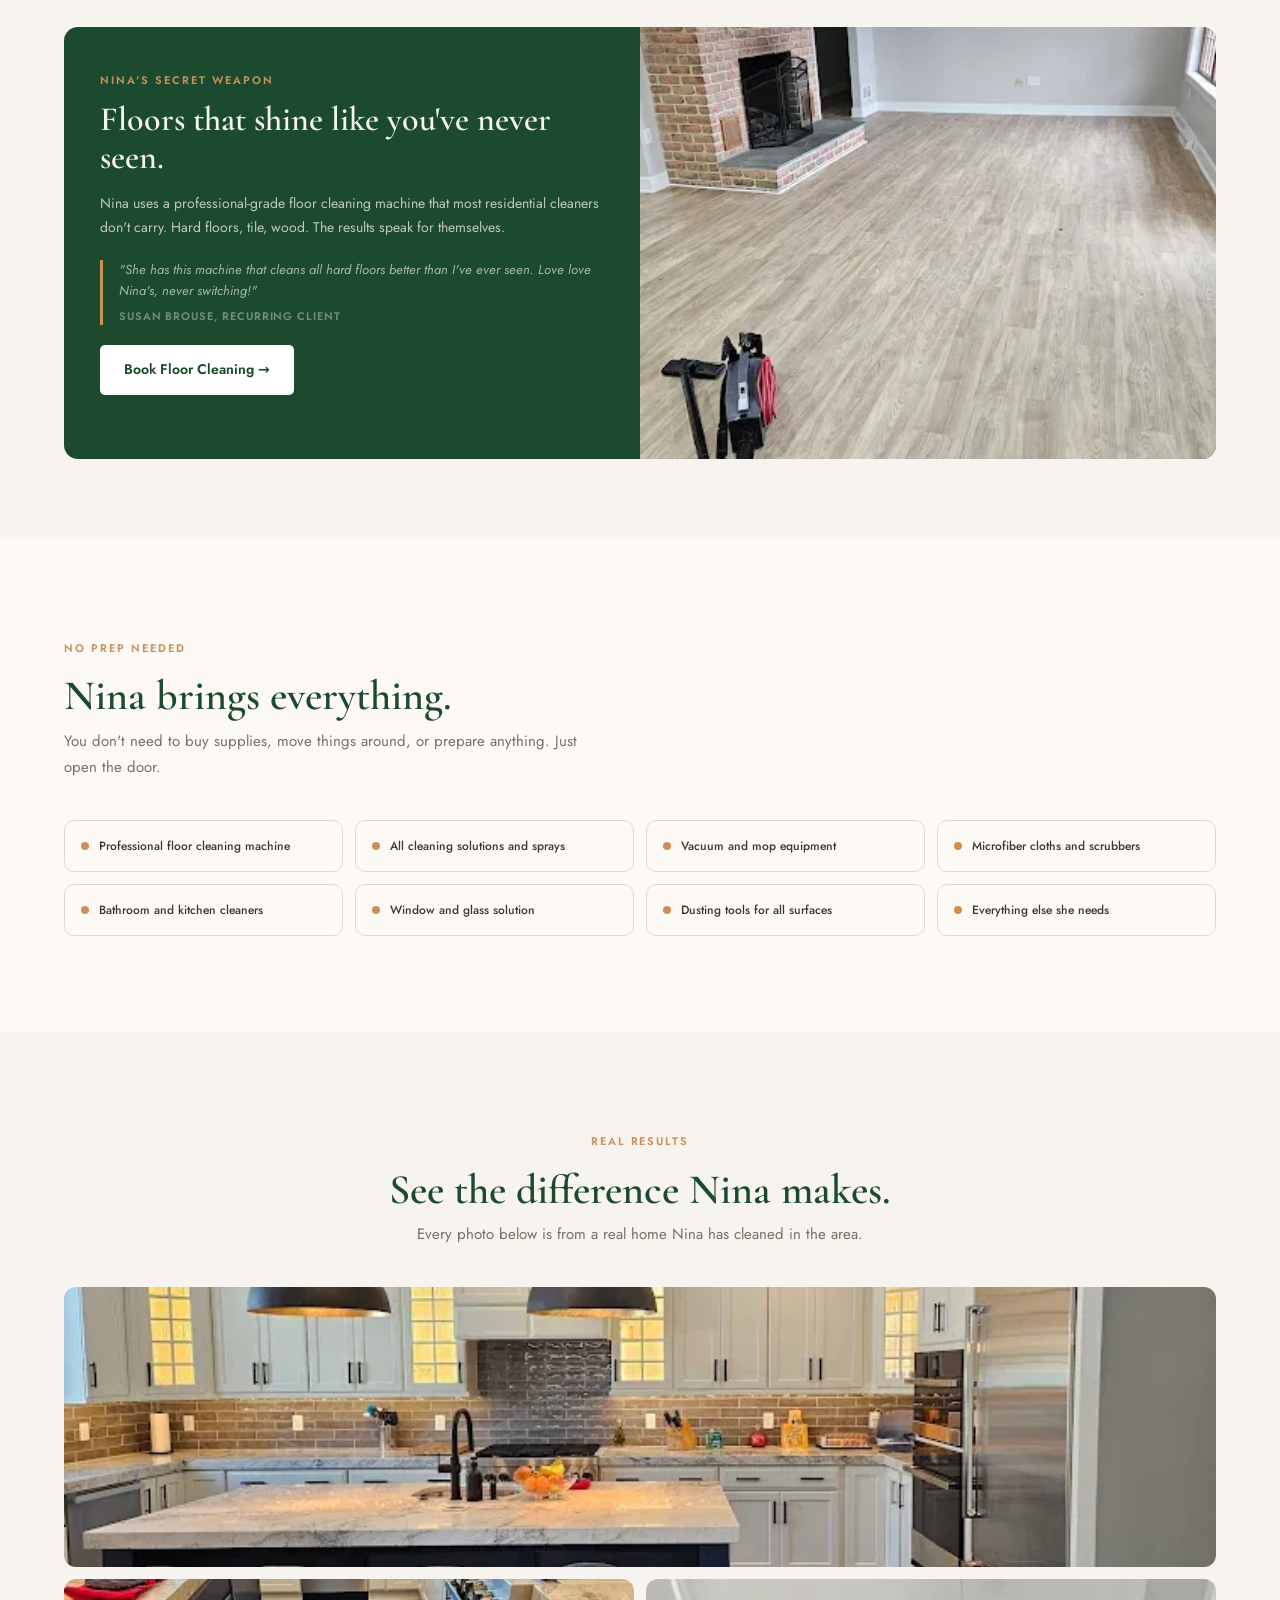
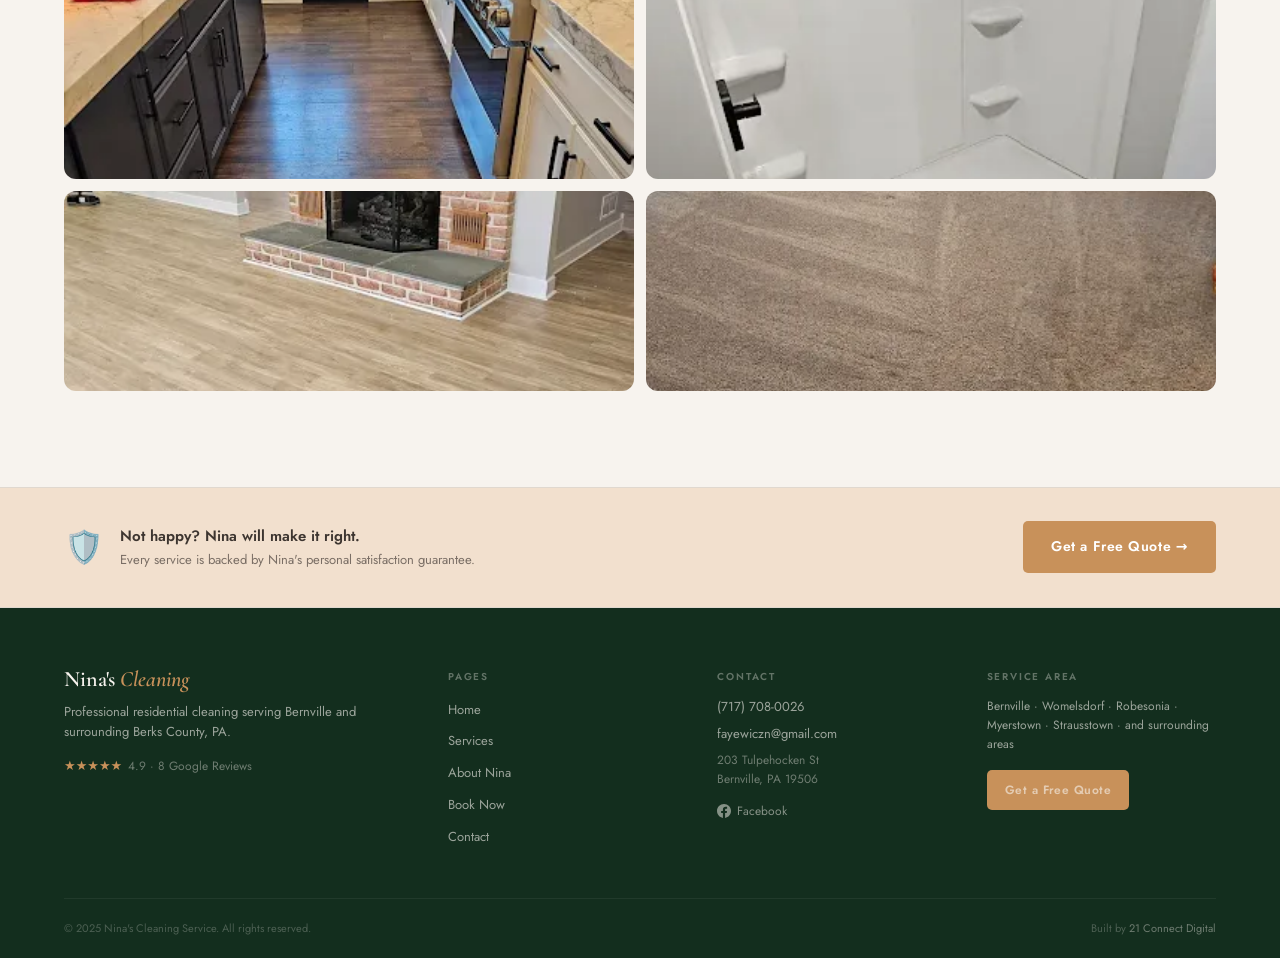
<file: services.html>
<!DOCTYPE html>
<html lang="en">
<head>
  <meta charset="UTF-8">
  <meta name="viewport" content="width=device-width, initial-scale=1.0">
  <title>Cleaning Services | Deep Clean, Move Out, Floors | Nina's Cleaning Service</title>
  <meta name="description" content="Nina's Cleaning Service offers regular home cleaning, deep cleaning, move-in/out cleaning, post-construction, and floor specialty services in Bernville and Berks County, PA.">
  <link rel="canonical" href="https://kendallclarkdesign.github.io/ninas-cleaning-service/services.html">
  <link rel="preconnect" href="https://fonts.googleapis.com">
  <link rel="preconnect" href="https://fonts.gstatic.com" crossorigin>
  <link href="https://fonts.googleapis.com/css2?family=Cormorant+Garamond:ital,wght@0,400;0,500;0,600;0,700;1,400;1,500&family=Jost:wght@300;400;500;600&display=swap" rel="stylesheet">
  <link rel="stylesheet" href="css/styles.css">
  <script type="application/ld+json">
  {
    "@context": "https://schema.org",
    "@type": "FAQPage",
    "mainEntity": [
      {
        "@type": "Question",
        "name": "What areas does Nina's Cleaning Service serve?",
        "acceptedAnswer": { "@type": "Answer", "text": "Nina's Cleaning Service serves Bernville and surrounding Berks County communities including Womelsdorf, Robesonia, Myerstown, Strausstown, and nearby towns." }
      },
      {
        "@type": "Question",
        "name": "Does Nina bring her own cleaning supplies?",
        "acceptedAnswer": { "@type": "Answer", "text": "Yes. Nina brings all of her own professional cleaning supplies and equipment, including a specialized floor cleaning machine. You don't need to prepare anything." }
      },
      {
        "@type": "Question",
        "name": "How much does Nina's Cleaning Service cost?",
        "acceptedAnswer": { "@type": "Answer", "text": "Pricing varies based on home size and service type. Contact Nina for a free custom quote. Most homes range from $100 to $350 per visit." }
      },
      {
        "@type": "Question",
        "name": "Does Nina offer deep cleaning services?",
        "acceptedAnswer": { "@type": "Answer", "text": "Yes. Nina offers deep cleaning services that cover every surface, corner, and detail including inside appliances, baseboards, blinds, and more." }
      },
      {
        "@type": "Question",
        "name": "Can I get move-out cleaning near Bernville PA?",
        "acceptedAnswer": { "@type": "Answer", "text": "Yes. Nina's Cleaning Service offers move-in and move-out cleaning throughout Bernville and surrounding Berks County communities." }
      },
      {
        "@type": "Question",
        "name": "How do I book a cleaning with Nina?",
        "acceptedAnswer": { "@type": "Answer", "text": "Fill out the request form on the Book Now page or call Nina directly. She responds within 24 hours." }
      }
    ]
  }
  </script>
</head>
<body>

  <div id="nav-placeholder"></div>

  <main class="page-content page-content-bottom">

    <!-- ── PAGE HEADER ── -->
    <div class="page-header">
      <div class="container">
        <span class="eyebrow fade-up">Services</span>
        <h1 class="fade-up">What Nina Offers</h1>
        <p class="fade-up">From regular maintenance to full deep cleans, every service comes with the same thorough attention to detail.</p>
        <div class="hero-stars fade-up" style="margin-top:.75rem">
          <span class="stars">★★★★★</span>
          <span class="rating" style="color:var(--text-muted)">4.9 · 8 Google Reviews</span>
        </div>
      </div>
    </div>

    <!-- ── SERVICE CARDS ── -->
    <section>
      <div class="container">
        <div style="display:flex;flex-direction:column;gap:20px">

          <div class="card fade-up" style="display:grid;gap:1.5rem" id="regular">
            <div style="display:grid;grid-template-columns:auto 1fr;gap:1.25rem;align-items:start">
              <div style="font-size:36px">🏠</div>
              <div>
                <span class="eyebrow">Regular Service</span>
                <h3>Regular Home Cleaning</h3>
                <p style="color:var(--text-muted);margin-top:.4rem">Consistently spotless every visit. Weekly or monthly recurring service that keeps your home looking its best without you lifting a finger. Kitchen, bathrooms, floors, dusting, vacuuming, all of it.</p>
                <a href="book.html" class="btn-primary" style="margin-top:1rem;display:inline-flex">Book This Service →</a>
              </div>
            </div>
          </div>

          <div class="card fade-up" id="deep">
            <div style="display:grid;grid-template-columns:auto 1fr;gap:1.25rem;align-items:start">
              <div style="font-size:36px">🔍</div>
              <div>
                <span class="eyebrow">Intensive Clean</span>
                <h3>Deep Cleaning</h3>
                <p style="color:var(--text-muted);margin-top:.4rem">A thorough top-to-bottom clean for every surface, corner, and detail. Inside appliances, baseboards, blinds, ceiling fans, and everything in between. Nina notices the things others miss.</p>
                <a href="book.html" class="btn-primary" style="margin-top:1rem;display:inline-flex">Book This Service →</a>
              </div>
            </div>
          </div>

          <div class="card fade-up" id="moveinout">
            <div style="display:grid;grid-template-columns:auto 1fr;gap:1.25rem;align-items:start">
              <div style="font-size:36px">📦</div>
              <div>
                <span class="eyebrow">Transitions</span>
                <h3>Move In / Move Out Cleaning</h3>
                <p style="color:var(--text-muted);margin-top:.4rem">A fresh start for your next chapter. Full clean of every room, closet, and surface so the space is ready before or after moving. Ideal for landlords, tenants, and homeowners in transition.</p>
                <a href="book.html" class="btn-primary" style="margin-top:1rem;display:inline-flex">Book This Service →</a>
              </div>
            </div>
          </div>

          <div class="card fade-up" id="postconstruction">
            <div style="display:grid;grid-template-columns:auto 1fr;gap:1.25rem;align-items:start">
              <div style="font-size:36px">🏗️</div>
              <div>
                <span class="eyebrow">Post Build</span>
                <h3>Post-Construction Cleaning</h3>
                <p style="color:var(--text-muted);margin-top:.4rem">Dust, debris, and construction residue removed from every surface. Floors, windows, and fixtures all cleaned to move-in ready condition after a renovation or new build.</p>
                <a href="book.html" class="btn-primary" style="margin-top:1rem;display:inline-flex">Book This Service →</a>
              </div>
            </div>
          </div>

        </div>
      </div>
    </section>

    <!-- ── FLOOR MACHINE CALLOUT ── -->
    <section style="padding:0 0 80px">
      <div class="container">
        <div class="floor-callout fade-up">
          <div class="floor-callout-grid">
            <div class="floor-callout-copy">
              <span class="eyebrow">Nina's Secret Weapon</span>
              <h2>Floors that shine like you've never seen.</h2>
              <p>Nina uses a professional-grade floor cleaning machine that most residential cleaners don't carry. Hard floors, tile, wood. The results speak for themselves.</p>
              <blockquote class="floor-callout-quote">
                "She has this machine that cleans all hard floors better than I've ever seen. Love love Nina's, never switching!"
                <span>Susan Brouse, recurring client</span>
              </blockquote>
              <a href="book.html" class="btn-white">Book Floor Cleaning →</a>
            </div>
            <div class="floor-callout-image">
              <img
                src="images/living-room-machine.webp"
                alt="Nina's professional floor cleaning machine in a freshly cleaned living room with brick fireplace"
                width="680" height="510"
                loading="lazy"
              >
            </div>
          </div>
        </div>
      </div>
    </section>

    <!-- ── WHAT NINA BRINGS ── -->
    <section class="section-alt">
      <div class="container">
        <div class="section-header fade-up">
          <span class="eyebrow">No Prep Needed</span>
          <h2>Nina brings everything.</h2>
          <p>You don't need to buy supplies, move things around, or prepare anything. Just open the door.</p>
        </div>
        <div class="brings-grid">
          <div class="brings-item fade-up"><div class="brings-dot"></div><div class="brings-text">Professional floor cleaning machine</div></div>
          <div class="brings-item fade-up"><div class="brings-dot"></div><div class="brings-text">All cleaning solutions and sprays</div></div>
          <div class="brings-item fade-up"><div class="brings-dot"></div><div class="brings-text">Vacuum and mop equipment</div></div>
          <div class="brings-item fade-up"><div class="brings-dot"></div><div class="brings-text">Microfiber cloths and scrubbers</div></div>
          <div class="brings-item fade-up"><div class="brings-dot"></div><div class="brings-text">Bathroom and kitchen cleaners</div></div>
          <div class="brings-item fade-up"><div class="brings-dot"></div><div class="brings-text">Window and glass solution</div></div>
          <div class="brings-item fade-up"><div class="brings-dot"></div><div class="brings-text">Dusting tools for all surfaces</div></div>
          <div class="brings-item fade-up"><div class="brings-dot"></div><div class="brings-text">Everything else she needs</div></div>
        </div>
      </div>
    </section>


    <!-- ── RESULTS GALLERY ── -->
    <section>
      <div class="container">
        <div class="section-header center fade-up">
          <span class="eyebrow">Real Results</span>
          <h2>See the difference Nina makes.</h2>
          <p>Every photo below is from a real home Nina has cleaned in the area.</p>
        </div>
        <div style="display:grid;grid-template-columns:repeat(2,1fr);gap:12px" class="fade-up">
          <div style="grid-column:1/-1">
            <img src="images/hero-kitchen-island.webp" alt="Luxury kitchen with spotless gleaming hardwood floors after cleaning by Nina" style="width:100%;height:280px;object-fit:cover;border-radius:12px" loading="lazy">
          </div>
          <img src="images/kitchen-floor-topdown.webp" alt="Top-down view of spotless kitchen hardwood floors cleaned by Nina" style="width:100%;height:200px;object-fit:cover;border-radius:12px" loading="lazy">
          <img src="images/bathroom-shower.webp" alt="Spotlessly clean white walk-in shower after deep cleaning" style="width:100%;height:200px;object-fit:cover;border-radius:12px" loading="lazy">
          <img src="images/living-room-fireplace.webp" alt="Clean open living room with brick fireplace and spotless light wood floors" style="width:100%;height:200px;object-fit:cover;border-radius:12px" loading="lazy">
          <img src="images/carpet-bedroom.webp" alt="Freshly vacuumed bedroom carpet with perfect vacuum lines" style="width:100%;height:200px;object-fit:cover;border-radius:12px" loading="lazy">
        </div>
      </div>
    </section>

    <!-- ── GUARANTEE + CTA ── -->
    <div class="guarantee-strip">
      <div class="container">
        <div class="guarantee-inner fade-up">
          <span class="guarantee-icon">🛡️</span>
          <div>
            <div class="guarantee-title">Not happy? Nina will make it right.</div>
            <div class="guarantee-sub">Every service is backed by Nina's personal satisfaction guarantee.</div>
          </div>
          <a href="book.html" class="btn-primary" style="margin-left:auto">Get a Free Quote →</a>
        </div>
      </div>
    </div>

  </main>

  <div id="footer-placeholder"></div>
  <div id="sticky-cta-placeholder"></div>

  <script src="js/components.js"></script>
  <script src="js/main.js"></script>
</body>
</html>
</file>
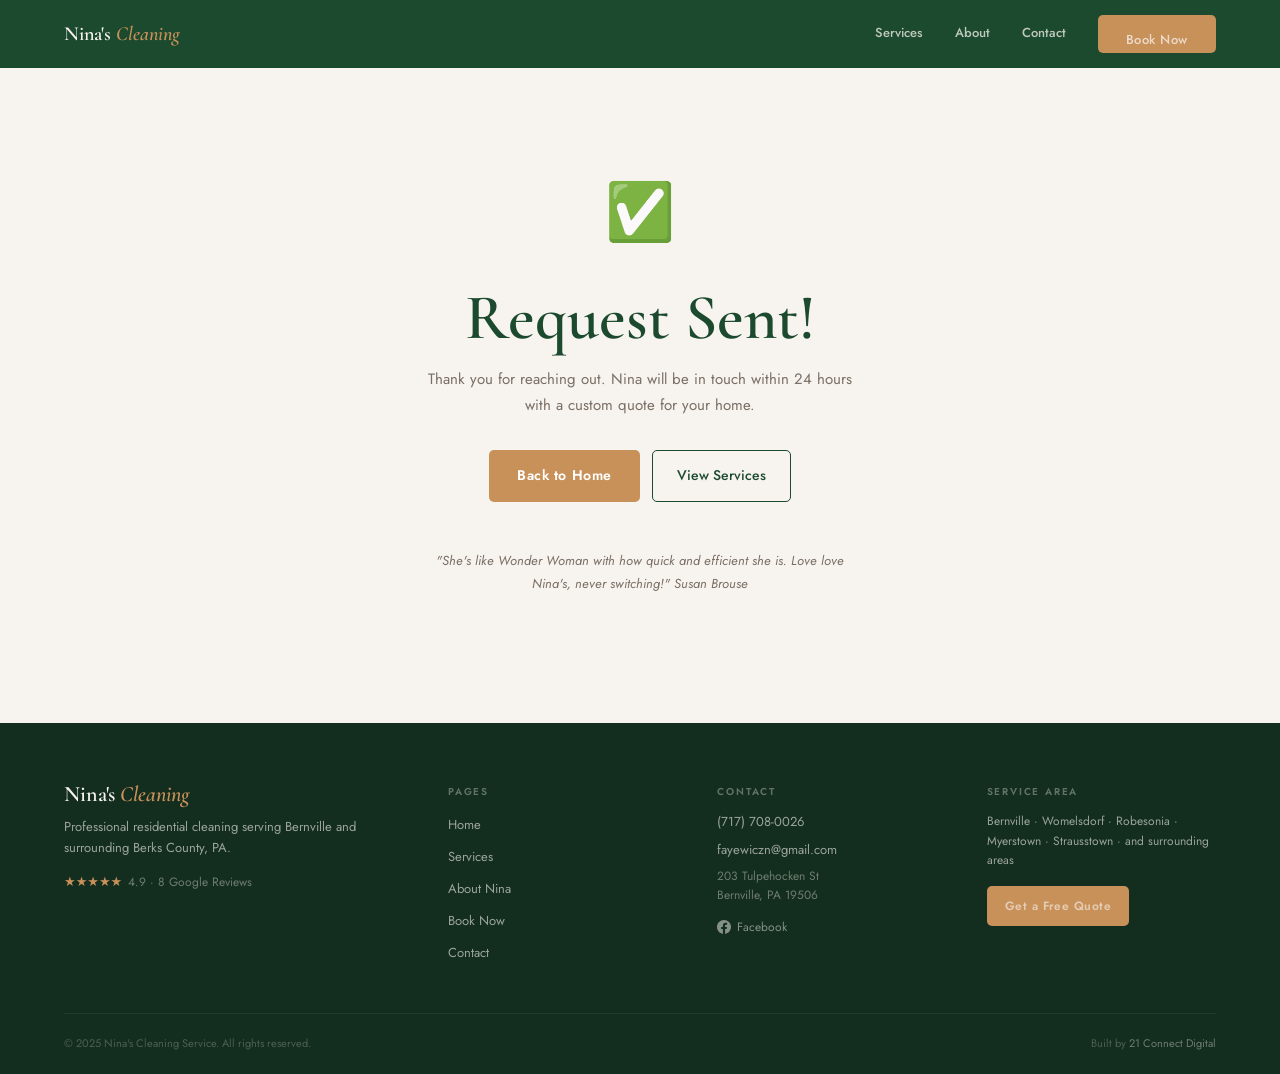
<file: thank-you.html>
<!DOCTYPE html>
<html lang="en">
<head>
  <meta charset="UTF-8">
  <meta name="viewport" content="width=device-width, initial-scale=1.0">
  <title>Request Sent | Nina's Cleaning Service</title>
  <meta name="robots" content="noindex">
  <link rel="preconnect" href="https://fonts.googleapis.com">
  <link rel="preconnect" href="https://fonts.gstatic.com" crossorigin>
  <link href="https://fonts.googleapis.com/css2?family=Cormorant+Garamond:ital,wght@0,400;0,500;0,600;0,700;1,400;1,500&family=Jost:wght@300;400;500;600&display=swap" rel="stylesheet">
  <link rel="stylesheet" href="css/styles.css">
</head>
<body>

  <div id="nav-placeholder"></div>

  <main class="page-content">
    <section class="thankyou-section">
      <div class="container">
        <div class="fade-up">
          <div class="thankyou-icon">✅</div>
          <h1>Request Sent!</h1>
          <p>Thank you for reaching out. Nina will be in touch within 24 hours with a custom quote for your home.</p>
          <div class="gap-actions" style="justify-content:center">
            <a href="index.html" class="btn-primary">Back to Home</a>
            <a href="services.html" class="btn-secondary">View Services</a>
          </div>
          <div class="reviews-section" style="background:transparent;margin-top:3rem;padding:0">
            <p style="font-size:13px;color:var(--text-muted);font-style:italic;margin-top:2rem">"She's like Wonder Woman with how quick and efficient she is. Love love Nina's, never switching!" Susan Brouse</p>
          </div>
        </div>
      </div>
    </section>
  </main>

  <div id="footer-placeholder"></div>

  <script src="js/components.js"></script>
  <script src="js/main.js"></script>
</body>
</html>
</file>
<file: css/styles.css>
@import url('https://fonts.googleapis.com/css2?family=Cormorant+Garamond:ital,wght@0,400;0,500;0,600;0,700;1,400;1,500&family=Jost:wght@300;400;500;600&display=swap');

/* ─── RESET ─── */
*, *::before, *::after { box-sizing: border-box; margin: 0; padding: 0; }
html { scroll-behavior: smooth; -webkit-text-size-adjust: 100%; }
img { max-width: 100%; display: block; }
a { text-decoration: none; color: inherit; }
button { cursor: pointer; font-family: inherit; border: none; background: none; }
ul { list-style: none; }

/* ─── CSS VARIABLES ─── */
:root {
  --green-deep:   #1C4A2E;
  --green-mid:    #2E6B45;
  --green-light:  #4A8C6A;
  --green-pale:   #D4EAD9;
  --accent:       #C8915A;
  --accent-light: #F2E0CE;
  --bg:           #F7F3EE;
  --bg-card:      #FDFAF6;
  --border:       #E0D8CF;
  --text:         #3D3530;
  --text-muted:   #7A6E65;
  --text-faint:   #ADA49B;
  --white:        #FFFFFF;
  --dark-footer:  #132E1E;

  --font-heading: 'Cormorant Garamond', Georgia, serif;
  --font-body:    'Jost', system-ui, sans-serif;

  --radius-sm:  5px;
  --radius-md:  10px;
  --radius-lg:  14px;

  --shadow-sm:  0 1px 4px rgba(28,74,46,.08);
  --shadow-md:  0 4px 20px rgba(28,74,46,.10);
  --shadow-lg:  0 8px 40px rgba(28,74,46,.12);

  --container:  1200px;
  --nav-h:      68px;
}

/* ─── BASE ─── */
body {
  font-family: var(--font-body);
  background: var(--bg);
  color: var(--text);
  font-size: 15px;
  line-height: 1.7;
  overflow-x: hidden;
}

.container {
  max-width: var(--container);
  margin: 0 auto;
  padding: 0 24px;
}

section { padding: 80px 0; }
@media (min-width: 768px) { section { padding: 96px 0; } }

/* ─── TYPOGRAPHY ─── */
h1, h2, h3 { font-family: var(--font-heading); line-height: 1.1; color: var(--green-deep); }
h1 { font-size: clamp(36px, 7vw, 64px); font-weight: 600; }
h2 { font-size: clamp(28px, 4vw, 42px); font-weight: 600; }
h3 { font-size: clamp(20px, 2.5vw, 26px); font-weight: 600; }
p { line-height: 1.75; }

.eyebrow {
  display: inline-block;
  font-size: 11px;
  font-weight: 600;
  letter-spacing: .18em;
  text-transform: uppercase;
  color: var(--accent);
  margin-bottom: .75rem;
}

/* ─── BUTTONS ─── */
.btn-primary {
  display: inline-flex;
  align-items: center;
  gap: 6px;
  background: var(--accent);
  color: var(--white);
  font-family: var(--font-body);
  font-weight: 600;
  font-size: 14px;
  letter-spacing: .04em;
  padding: 14px 28px;
  border-radius: var(--radius-sm);
  transition: background .15s ease, transform .15s ease, box-shadow .15s ease;
  white-space: nowrap;
}
.btn-primary:hover {
  background: #B07340;
  transform: translateY(-1px);
  box-shadow: 0 4px 16px rgba(200,145,90,.3);
}

.btn-secondary {
  display: inline-flex;
  align-items: center;
  gap: 6px;
  background: transparent;
  color: var(--green-deep);
  border: 1.5px solid var(--green-deep);
  font-family: var(--font-body);
  font-weight: 500;
  font-size: 14px;
  padding: 13px 24px;
  border-radius: var(--radius-sm);
  transition: all .15s ease;
  white-space: nowrap;
}
.btn-secondary:hover { background: var(--green-pale); }

.btn-white {
  display: inline-flex;
  align-items: center;
  gap: 6px;
  background: var(--white);
  color: var(--green-deep);
  font-family: var(--font-body);
  font-weight: 600;
  font-size: 14px;
  padding: 13px 24px;
  border-radius: var(--radius-sm);
  transition: all .15s ease;
}
.btn-white:hover { background: var(--bg); }

/* ─── CARDS ─── */
.card {
  background: var(--bg-card);
  border: 1px solid var(--border);
  border-radius: var(--radius-lg);
  padding: 28px;
  transition: transform .2s ease, box-shadow .2s ease;
}
.card:hover { transform: translateY(-3px); box-shadow: var(--shadow-md); }

/* ─── FORM ─── */
.form-group { display: flex; flex-direction: column; gap: 6px; }
.form-group label { font-size: 12px; font-weight: 600; color: var(--text-muted); letter-spacing: .06em; text-transform: uppercase; }
.form-field {
  width: 100%;
  height: 48px;
  background: var(--white);
  border: 1.5px solid var(--border);
  border-radius: var(--radius-sm);
  padding: 0 16px;
  font-family: var(--font-body);
  font-size: 14px;
  color: var(--text);
  transition: border-color .15s ease;
  appearance: none;
}
.form-field:focus { outline: none; border-color: var(--green-deep); }
textarea.form-field { height: 100px; padding: 14px 16px; resize: vertical; }
select.form-field { background-image: url("data:image/svg+xml,%3Csvg xmlns='http://www.w3.org/2000/svg' width='12' height='8' viewBox='0 0 12 8'%3E%3Cpath d='M1 1l5 5 5-5' stroke='%237A6E65' stroke-width='1.5' fill='none' stroke-linecap='round'/%3E%3C/svg%3E"); background-repeat: no-repeat; background-position: right 14px center; padding-right: 40px; }

/* ─── ANIMATIONS ─── */
.fade-up {
  opacity: 0;
  transform: translateY(24px);
  transition: opacity .55s ease-out, transform .55s ease-out;
}
.fade-up.visible { opacity: 1; transform: translateY(0); }

/* ─── NAV ─── */
.site-nav {
  position: fixed;
  top: 0; left: 0; right: 0;
  height: var(--nav-h);
  background: var(--green-deep);
  z-index: 1000;
  transition: box-shadow .2s ease;
}
.site-nav.scrolled { box-shadow: 0 2px 20px rgba(0,0,0,.2); }
.nav-inner {
  height: 100%;
  display: flex;
  align-items: center;
  justify-content: space-between;
  max-width: var(--container);
  margin: 0 auto;
  padding: 0 24px;
}
.nav-logo {
  font-family: var(--font-heading);
  font-size: 20px;
  font-weight: 600;
  color: var(--bg);
  line-height: 1;
}
.nav-logo em { font-style: italic; color: var(--accent); }
.nav-links { display: none; align-items: center; gap: 2rem; }
@media (min-width: 768px) { .nav-links { display: flex; } }
.nav-links a {
  font-size: 13px;
  font-weight: 500;
  color: rgba(247,243,238,.75);
  transition: color .15s ease;
  position: relative;
  padding-bottom: 2px;
}
.nav-links a::after {
  content: '';
  position: absolute;
  bottom: -2px; left: 0;
  width: 0; height: 2px;
  background: var(--accent);
  transition: width .2s ease;
}
.nav-links a:hover, .nav-links a.active { color: var(--bg); }
.nav-links a:hover::after, .nav-links a.active::after { width: 100%; }
.nav-cta { display: none; }
@media (min-width: 768px) { .nav-cta { display: inline-flex; align-items: center; justify-content: center; text-align: center; } }

/* Hamburger */
.hamburger {
  display: flex;
  flex-direction: column;
  gap: 5px;
  padding: 8px;
  background: none;
  border: none;
  cursor: pointer;
}
@media (min-width: 768px) { .hamburger { display: none; } }
.hamburger span {
  display: block;
  width: 22px; height: 2px;
  background: var(--bg);
  border-radius: 1px;
  transition: all .25s ease;
}
.hamburger.open span:nth-child(1) { transform: translateY(7px) rotate(45deg); }
.hamburger.open span:nth-child(2) { opacity: 0; }
.hamburger.open span:nth-child(3) { transform: translateY(-7px) rotate(-45deg); }

/* Mobile menu */
.mobile-menu {
  position: fixed;
  inset: 0;
  background: var(--green-deep);
  z-index: 999;
  display: flex;
  flex-direction: column;
  align-items: center;
  justify-content: center;
  gap: 2rem;
  opacity: 0;
  pointer-events: none;
  transition: opacity .25s ease;
}
.mobile-menu.open { opacity: 1; pointer-events: all; }
.mobile-menu a {
  font-family: var(--font-heading);
  font-size: 36px;
  font-weight: 600;
  color: var(--bg);
  transition: color .15s ease;
}
.mobile-menu a:hover { color: var(--accent); }
.mobile-menu .btn-primary { font-size: 16px; margin-top: 1rem; }

/* ─── STICKY MOBILE CTA ─── */
.sticky-cta {
  position: fixed;
  bottom: 0; left: 0; right: 0;
  height: 60px;
  background: var(--green-deep);
  border-top: 2px solid rgba(200,145,90,.4);
  display: flex;
  align-items: center;
  justify-content: center;
  gap: 12px;
  z-index: 900;
  padding: 0 24px;
}
@media (min-width: 768px) { .sticky-cta { display: none; } }
.sticky-cta .btn-primary { padding: 10px 22px; font-size: 13px; }
.sticky-cta-note { font-size: 11px; color: rgba(247,243,238,.55); }

/* ─── PAGE WRAPPER ─── */
.page-content { padding-top: var(--nav-h); }
.page-content-bottom { padding-bottom: 60px; }
@media (min-width: 768px) { .page-content-bottom { padding-bottom: 0; } }

/* ─── HERO ─── */
.hero {
  min-height: calc(100vh - var(--nav-h));
  display: grid;
  grid-template-columns: 1fr;
  align-items: center;
  gap: 2rem;
  padding: 60px 0 40px;
  position: relative;
}
@media (min-width: 900px) {
  .hero { grid-template-columns: 1fr 1fr; padding: 0; min-height: calc(100vh - var(--nav-h)); }
}
.hero-copy { display: flex; flex-direction: column; gap: 1.25rem; }
.hero-stars { display: flex; align-items: center; gap: 6px; }
.hero-stars .stars { color: var(--accent); font-size: 16px; letter-spacing: 1px; }
.hero-stars .rating { font-size: 13px; color: var(--text-muted); font-weight: 500; }
.hero-actions { display: flex; gap: .75rem; flex-wrap: wrap; margin-top: .25rem; }
.hero-image {
  border-radius: var(--radius-lg);
  overflow: hidden;
  box-shadow: var(--shadow-lg);
  aspect-ratio: 4/3;
}
.hero-image img { width: 100%; height: 100%; object-fit: cover; }

/* ─── TRUST BAR ─── */
.trust-bar { background: var(--green-deep); padding: 28px 0; }
.trust-bar-grid {
  display: grid;
  grid-template-columns: 1fr 1fr;
  gap: 16px;
}
@media (min-width: 640px) { .trust-bar-grid { grid-template-columns: repeat(4, 1fr); } }
.trust-item { display: flex; align-items: center; gap: 12px; }
.trust-icon {
  width: 40px; height: 40px;
  border-radius: 50%;
  background: rgba(255,255,255,.12);
  display: flex; align-items: center; justify-content: center;
  font-size: 18px;
  flex-shrink: 0;
}
.trust-text-title { font-size: 12px; font-weight: 600; color: var(--bg); line-height: 1.2; }
.trust-text-sub { font-size: 11px; color: rgba(247,243,238,.5); }

/* ─── SERVICES GRID ─── */
.services-grid {
  display: grid;
  grid-template-columns: 1fr 1fr;
  gap: 16px;
}
@media (min-width: 900px) { .services-grid { grid-template-columns: repeat(4, 1fr); } }
.service-card-icon { font-size: 28px; margin-bottom: .75rem; }
.service-card h3 { font-size: 18px; margin-bottom: .4rem; }
.service-card p { font-size: 13px; color: var(--text-muted); line-height: 1.6; margin-bottom: 1rem; }
.service-card-link { font-size: 12px; font-weight: 600; color: var(--accent); letter-spacing: .04em; }
.service-card-link:hover { text-decoration: underline; }

/* ─── REVIEWS ─── */
.reviews-section { background: var(--green-deep); }
.reviews-section h2 { color: var(--bg); }
.reviews-eyebrow { color: var(--accent) !important; }
.reviews-grid {
  display: grid;
  grid-template-columns: 1fr;
  gap: 16px;
  margin-top: 2rem;
}
@media (min-width: 768px) { .reviews-grid { grid-template-columns: repeat(3, 1fr); } }
.review-card {
  background: rgba(255,255,255,.08);
  border: 1px solid rgba(255,255,255,.1);
  border-radius: var(--radius-lg);
  padding: 24px;
  transition: background .2s ease;
}
.review-card:hover { background: rgba(255,255,255,.12); }
.review-stars { color: var(--accent); font-size: 14px; margin-bottom: .75rem; letter-spacing: 2px; }
.review-text { font-size: 13px; color: rgba(247,243,238,.8); line-height: 1.7; font-style: italic; margin-bottom: .75rem; }
.review-author { font-size: 12px; font-weight: 600; color: rgba(247,243,238,.5); letter-spacing: .06em; text-transform: uppercase; }

/* ─── ABOUT TEASER ─── */
.about-teaser-grid {
  display: grid;
  grid-template-columns: 1fr;
  gap: 2.5rem;
  align-items: center;
}
@media (min-width: 768px) { .about-teaser-grid { grid-template-columns: auto 1fr; gap: 4rem; } }
.about-photo {
  width: 160px; height: 160px;
  border-radius: 50%;
  object-fit: cover;
  object-position: top;
  border: 4px solid var(--border);
  box-shadow: var(--shadow-md);
  flex-shrink: 0;
  margin: 0 auto;
}
@media (min-width: 768px) { .about-photo { width: 200px; height: 200px; margin: 0; } }
.about-teaser-copy h2 { margin-bottom: .75rem; }
.about-teaser-copy p { color: var(--text-muted); margin-bottom: 1.25rem; }

/* ─── GUARANTEE ─── */
.guarantee-strip { background: var(--accent-light); border-top: 1px solid var(--border); border-bottom: 1px solid var(--border); padding: 32px 0; }
.guarantee-inner { display: flex; align-items: center; gap: 16px; flex-wrap: wrap; }
.guarantee-icon { font-size: 32px; flex-shrink: 0; }
.guarantee-title { font-size: 15px; font-weight: 600; color: var(--text); }
.guarantee-sub { font-size: 13px; color: var(--text-muted); }

/* ─── SECOND CTA ─── */
.cta-section { background: var(--bg-card); text-align: center; }
.cta-section h2 { margin-bottom: .75rem; }
.cta-section p { color: var(--text-muted); margin-bottom: 2rem; }

/* ─── PAGE HEADER ─── */
.page-header { background: var(--green-pale); padding: 60px 0 50px; }
.page-header h1 { margin-bottom: .5rem; }
.page-header p { color: var(--text-muted); max-width: 520px; }
.page-header .hero-stars { margin-top: .75rem; }

/* ─── FLOOR CALLOUT ─── */
.floor-callout { background: var(--green-deep); border-radius: var(--radius-lg); overflow: hidden; }
.floor-callout-grid {
  display: grid;
  grid-template-columns: 1fr;
}
@media (min-width: 768px) { .floor-callout-grid { grid-template-columns: 1fr 1fr; } }
.floor-callout-copy { padding: 40px 36px; }
.floor-callout-copy .eyebrow { color: var(--accent); }
.floor-callout-copy h2 { color: var(--bg); margin-bottom: 1rem; font-size: clamp(24px, 3vw, 34px); }
.floor-callout-copy p { color: rgba(247,243,238,.75); font-size: 14px; margin-bottom: 1.25rem; line-height: 1.7; }
.floor-callout-quote {
  border-left: 3px solid var(--accent);
  padding-left: 16px;
  margin: 1.25rem 0;
  font-style: italic;
  font-size: 13px;
  color: rgba(247,243,238,.65);
  line-height: 1.6;
}
.floor-callout-quote span { display: block; margin-top: .4rem; font-style: normal; font-size: 11px; font-weight: 600; letter-spacing: .08em; text-transform: uppercase; color: rgba(247,243,238,.4); }
.floor-callout-image { aspect-ratio: 4/3; overflow: hidden; }
.floor-callout-image img { width: 100%; height: 100%; object-fit: cover; }

/* ─── BRINGS GRID ─── */
.brings-grid {
  display: grid;
  grid-template-columns: repeat(2, 1fr);
  gap: 12px;
}
@media (min-width: 640px) { .brings-grid { grid-template-columns: repeat(4, 1fr); } }
.brings-item {
  background: var(--bg-card);
  border: 1px solid var(--border);
  border-radius: var(--radius-md);
  padding: 16px;
  display: flex;
  gap: 10px;
  align-items: flex-start;
}
.brings-dot { width: 8px; height: 8px; border-radius: 50%; background: var(--accent); flex-shrink: 0; margin-top: 5px; }
.brings-text { font-size: 12px; color: var(--text); line-height: 1.5; font-weight: 500; }

/* ─── ABOUT PAGE ─── */
.about-hero-grid {
  display: grid;
  grid-template-columns: 1fr;
  gap: 3rem;
  align-items: start;
}
@media (min-width: 900px) { .about-hero-grid { grid-template-columns: 380px 1fr; } }
.about-hero-photo {
  width: 100%;
  border-radius: var(--radius-lg);
  object-fit: cover;
  object-position: top;
  aspect-ratio: 3/4;
  box-shadow: var(--shadow-lg);
}
.about-copy h2 { margin-bottom: 1rem; }
.about-copy p { color: var(--text-muted); margin-bottom: 1rem; font-size: 15px; line-height: 1.8; }
.about-copy .btn-primary { margin-top: .75rem; }

.diff-grid {
  display: grid;
  grid-template-columns: 1fr;
  gap: 16px;
}
@media (min-width: 640px) { .diff-grid { grid-template-columns: repeat(3, 1fr); } }
.diff-card { background: var(--bg-card); border: 1px solid var(--border); border-radius: var(--radius-lg); padding: 28px; }
.diff-icon { font-size: 28px; margin-bottom: .75rem; }
.diff-card h3 { font-size: 18px; margin-bottom: .5rem; }
.diff-card p { font-size: 13px; color: var(--text-muted); line-height: 1.65; }

/* ─── BOOK PAGE ─── */
.book-grid {
  display: grid;
  grid-template-columns: 1fr;
  gap: 3rem;
}
@media (min-width: 900px) { .book-grid { grid-template-columns: 1fr 1.2fr; align-items: start; } }
.book-trust { display: flex; flex-direction: column; gap: 1.5rem; }
.book-trust-review { background: var(--green-pale); border-radius: var(--radius-md); padding: 20px; }
.book-trust-review .review-stars { color: var(--accent); margin-bottom: .5rem; }
.book-trust-review .review-text { font-size: 13px; color: var(--text); font-style: italic; line-height: 1.65; margin-bottom: .5rem; }
.book-trust-review .review-author { font-size: 11px; font-weight: 600; color: var(--text-muted); text-transform: uppercase; letter-spacing: .06em; }
.book-form { background: var(--bg-card); border: 1px solid var(--border); border-radius: var(--radius-lg); padding: 32px; }
.book-form h2 { font-size: 26px; margin-bottom: 1.5rem; }
.form-row { display: grid; grid-template-columns: 1fr 1fr; gap: 16px; }
.form-stack { display: flex; flex-direction: column; gap: 16px; }
.form-response-note { font-size: 12px; color: var(--text-muted); text-align: center; margin-top: .5rem; }

/* ─── CONTACT PAGE ─── */
.contact-grid {
  display: grid;
  grid-template-columns: 1fr;
  gap: 3rem;
}
@media (min-width: 900px) { .contact-grid { grid-template-columns: 1fr 1fr; } }
.contact-info { display: flex; flex-direction: column; gap: 1rem; }
.contact-card {
  display: flex;
  gap: 14px;
  align-items: center;
  background: var(--bg-card);
  border: 1px solid var(--border);
  border-radius: var(--radius-md);
  padding: 16px 20px;
}
.contact-card-icon {
  width: 40px; height: 40px;
  border-radius: 50%;
  background: var(--green-pale);
  display: flex; align-items: center; justify-content: center;
  font-size: 18px;
  flex-shrink: 0;
}
.contact-card-label { font-size: 10px; font-weight: 600; text-transform: uppercase; letter-spacing: .1em; color: var(--text-faint); margin-bottom: 2px; }
.contact-card-value { font-size: 14px; font-weight: 500; color: var(--text); }
.contact-card-value a { color: var(--green-deep); font-weight: 600; }
.contact-card-value a:hover { text-decoration: underline; }
.tap-call {
  margin-left: auto;
  background: var(--accent);
  color: white;
  font-size: 11px;
  font-weight: 600;
  padding: 6px 12px;
  border-radius: 4px;
  flex-shrink: 0;
  transition: background .15s;
}
.tap-call:hover { background: #B07340; }
.area-grid { display: grid; grid-template-columns: 1fr 1fr; gap: 8px; margin-top: 1rem; }
.area-tag {
  display: flex;
  align-items: center;
  gap: 7px;
  font-size: 13px;
  color: var(--text);
  padding: 8px 12px;
  background: var(--bg-card);
  border: 1px solid var(--border);
  border-radius: 4px;
}
.area-tag::before { content: ''; width: 6px; height: 6px; border-radius: 50%; background: var(--green-mid); flex-shrink: 0; }
.map-placeholder {
  width: 100%;
  aspect-ratio: 4/3;
  border-radius: var(--radius-lg);
  overflow: hidden;
  border: 1px solid var(--border);
}
.map-placeholder iframe { width: 100%; height: 100%; border: none; }

/* ─── THANK YOU PAGE ─── */
.thankyou-section { min-height: 70vh; display: flex; align-items: center; justify-content: center; text-align: center; }
.thankyou-icon { font-size: 56px; margin-bottom: 1.5rem; }
.thankyou-section h1 { margin-bottom: .75rem; }
.thankyou-section p { color: var(--text-muted); max-width: 440px; margin: 0 auto 2rem; }

/* ─── SECTION HEADER ─── */
.section-header { margin-bottom: 2.5rem; }
.section-header h2 { margin-top: .25rem; }
.section-header p { color: var(--text-muted); margin-top: .5rem; max-width: 540px; }
.section-header.center { text-align: center; }
.section-header.center p { margin-left: auto; margin-right: auto; }

/* ─── DIVIDER ─── */
.divider { height: 1px; background: var(--border); margin: 0; }

/* ─── FOOTER ─── */
.site-footer { background: var(--dark-footer); padding: 60px 0 0; }
.footer-grid {
  display: grid;
  grid-template-columns: 1fr;
  gap: 2.5rem;
  padding-bottom: 48px;
}
@media (min-width: 768px) { .footer-grid { grid-template-columns: 1.5fr 1fr 1fr 1fr; } }
.footer-logo { font-family: var(--font-heading); font-size: 22px; font-weight: 600; color: var(--bg); line-height: 1; margin-bottom: .75rem; }
.footer-logo em { font-style: italic; color: var(--accent); }
.footer-tagline { font-size: 13px; color: rgba(247,243,238,.4); line-height: 1.6; margin-bottom: .75rem; }
.footer-stars { display: flex; align-items: center; gap: 6px; }
.footer-stars .stars { color: var(--accent); font-size: 13px; }
.footer-stars .rating { font-size: 12px; color: rgba(247,243,238,.4); }
.footer-col-title { font-size: 10px; font-weight: 600; letter-spacing: .18em; text-transform: uppercase; color: rgba(247,243,238,.35); margin-bottom: .75rem; }
.footer-col ul { display: flex; flex-direction: column; gap: .4rem; }
.footer-col a { font-size: 13px; color: rgba(247,243,238,.6); transition: color .15s; }
.footer-col a:hover { color: var(--bg); }
.footer-col p { font-size: 13px; color: rgba(247,243,238,.6); line-height: 1.6; }
.footer-bottom { border-top: 1px solid rgba(255,255,255,.06); padding: 20px 0; display: flex; justify-content: space-between; align-items: center; flex-wrap: wrap; gap: .5rem; }
.footer-bottom p { font-size: 11px; color: rgba(247,243,238,.25); }

/* ─── UTILITIES ─── */
.text-center { text-align: center; }
.mt-1 { margin-top: .5rem; }
.mt-2 { margin-top: 1rem; }
.mt-3 { margin-top: 1.5rem; }
.mt-4 { margin-top: 2rem; }
.gap-actions { display: flex; gap: .75rem; flex-wrap: wrap; }
.section-alt { background: var(--bg-card); }
.section-green { background: var(--green-pale); }

/* ─── GALLERY ─── */
.gallery-img {
  width: 100%;
  border-radius: var(--radius-lg);
  object-fit: cover;
  display: block;
  transition: transform .3s ease, box-shadow .3s ease;
}
.gallery-img:hover {
  transform: scale(1.02);
  box-shadow: var(--shadow-lg);
}
</file>
